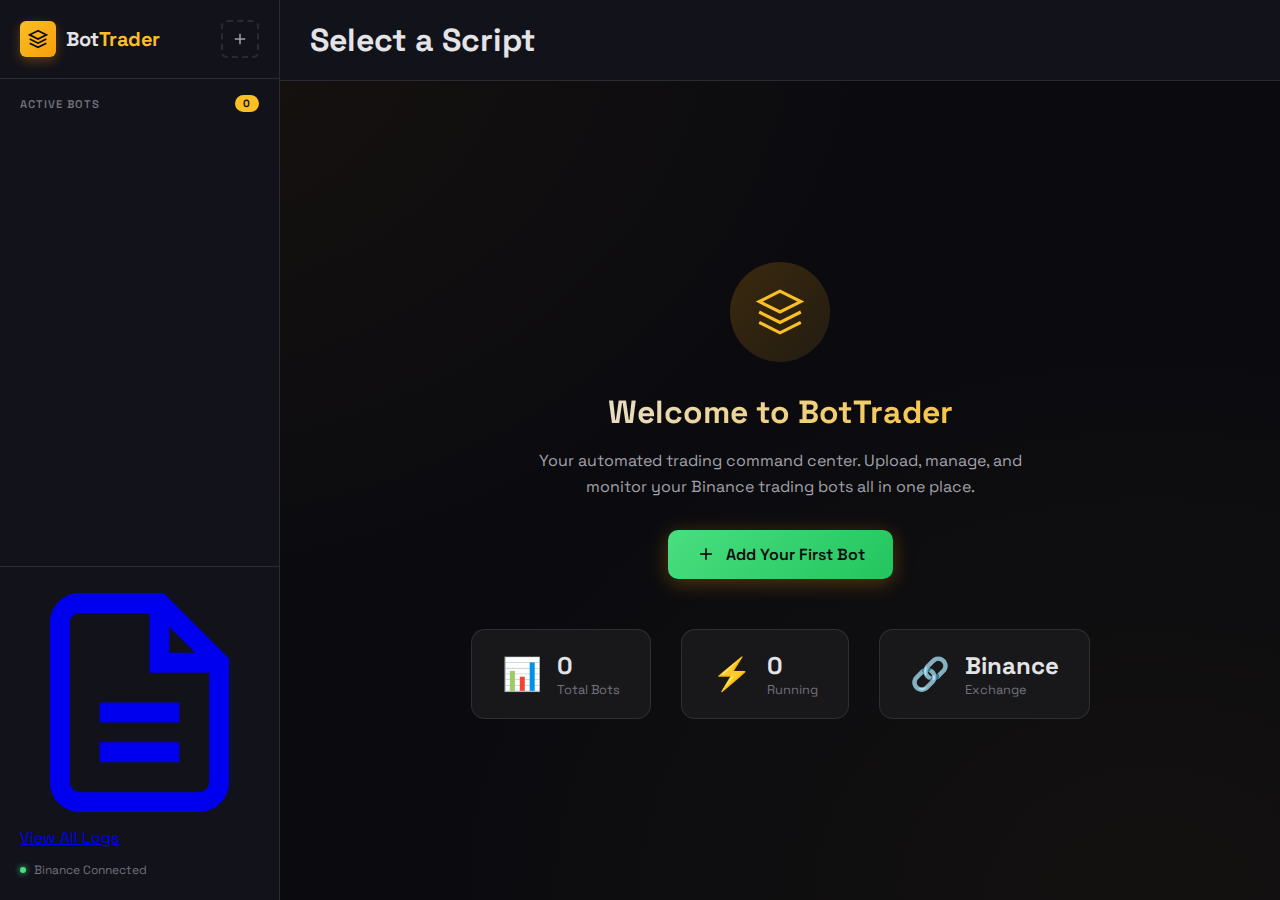
<file: templates/index.html>
<!DOCTYPE html>
<html lang="en">
<head>
    <meta charset="UTF-8">
    <meta name="viewport" content="width=device-width, initial-scale=1.0">
    <title>Trading Bot Manager</title>
    <link rel="stylesheet" href="/static/style.css">
    <link href="https://fonts.googleapis.com/css2?family=JetBrains+Mono:wght@400;500;600;700&family=Space+Grotesk:wght@400;500;600;700&display=swap" rel="stylesheet">
</head>
<body>
    <div class="app-container">
        <!-- Left Sidebar -->
        <aside class="sidebar">
            <div class="sidebar-header">
                <div class="logo">
                    <div class="logo-icon">
                        <svg viewBox="0 0 24 24" fill="none" stroke="currentColor" stroke-width="2">
                            <path d="M12 2L2 7l10 5 10-5-10-5zM2 17l10 5 10-5M2 12l10 5 10-5"/>
                        </svg>
                    </div>
                    <span class="logo-text">Bot<span class="accent">Trader</span></span>
                </div>
                <button class="add-script-btn" id="addScriptBtn" title="Add New Script">
                    <svg viewBox="0 0 24 24" fill="none" stroke="currentColor" stroke-width="2">
                        <line x1="12" y1="5" x2="12" y2="19"></line>
                        <line x1="5" y1="12" x2="19" y2="12"></line>
                    </svg>
                </button>
            </div>
            
            <div class="sidebar-section">
                <div class="section-title">
                    <span>Active Bots</span>
                    <span class="badge" id="runningCount">0</span>
                </div>
            </div>
            
            <div class="scripts-list" id="scriptsList">
                <!-- Scripts will be loaded here -->
            </div>
            
            <div class="sidebar-footer">
                <a href="/logs" class="logs-link">
                    <svg viewBox="0 0 24 24" fill="none" stroke="currentColor" stroke-width="2">
                        <path d="M14 2H6a2 2 0 0 0-2 2v16a2 2 0 0 0 2 2h12a2 2 0 0 0 2-2V8z"/>
                        <polyline points="14 2 14 8 20 8"/>
                        <line x1="16" y1="13" x2="8" y2="13"/>
                        <line x1="16" y1="17" x2="8" y2="17"/>
                    </svg>
                    <span>View All Logs</span>
                </a>
                <div class="status-indicator">
                    <span class="pulse"></span>
                    <span>Binance Connected</span>
                </div>
            </div>
        </aside>
        
        <!-- Main Content Area -->
        <main class="main-content">
            <!-- Header -->
            <header class="main-header">
                <div class="header-left">
                    <h1 id="currentScriptName">Select a Script</h1>
                    <span class="script-status" id="currentScriptStatus"></span>
                </div>
                <div class="header-actions" id="headerActions" style="display: none;">
                    <div class="auto-restart-toggle" id="autoRestartToggle" title="Auto-restart on server startup">
                        <label class="toggle-switch">
                            <input type="checkbox" id="autoRestartCheckbox">
                            <span class="toggle-slider"></span>
                        </label>
                        <span class="toggle-label">Auto-restart</span>
                    </div>
                    <button class="action-btn run-btn" id="runBtn" title="Run Script">
                        <svg viewBox="0 0 24 24" fill="currentColor">
                            <polygon points="5 3 19 12 5 21 5 3"/>
                        </svg>
                        <span>Run</span>
                    </button>
                    <button class="action-btn stop-btn" id="stopBtn" title="Stop Script" style="display: none;">
                        <svg viewBox="0 0 24 24" fill="currentColor">
                            <rect x="6" y="6" width="12" height="12" rx="2"/>
                        </svg>
                        <span>Stop</span>
                    </button>
                    <button class="action-btn save-btn" id="saveBtn" title="Save Changes">
                        <svg viewBox="0 0 24 24" fill="none" stroke="currentColor" stroke-width="2">
                            <path d="M19 21H5a2 2 0 0 1-2-2V5a2 2 0 0 1 2-2h11l5 5v11a2 2 0 0 1-2 2z"/>
                            <polyline points="17 21 17 13 7 13 7 21"/>
                            <polyline points="7 3 7 8 15 8"/>
                        </svg>
                        <span>Save</span>
                    </button>
                    <button class="action-btn delete-btn" id="deleteBtn" title="Delete Script">
                        <svg viewBox="0 0 24 24" fill="none" stroke="currentColor" stroke-width="2">
                            <polyline points="3 6 5 6 21 6"/>
                            <path d="M19 6v14a2 2 0 0 1-2 2H7a2 2 0 0 1-2-2V6m3 0V4a2 2 0 0 1 2-2h4a2 2 0 0 1 2 2v2"/>
                        </svg>
                        <span>Delete</span>
                    </button>
                </div>
            </header>
            
            <!-- Welcome Screen -->
            <div class="welcome-screen" id="welcomeScreen">
                <div class="welcome-content">
                    <div class="welcome-icon">
                        <svg viewBox="0 0 24 24" fill="none" stroke="currentColor" stroke-width="1.5">
                            <path d="M12 2L2 7l10 5 10-5-10-5zM2 17l10 5 10-5M2 12l10 5 10-5"/>
                        </svg>
                    </div>
                    <h2>Welcome to BotTrader</h2>
                    <p>Your automated trading command center. Upload, manage, and monitor your Binance trading bots all in one place.</p>
                    <button class="welcome-btn" onclick="document.getElementById('addScriptBtn').click()">
                        <svg viewBox="0 0 24 24" fill="none" stroke="currentColor" stroke-width="2">
                            <line x1="12" y1="5" x2="12" y2="19"></line>
                            <line x1="5" y1="12" x2="19" y2="12"></line>
                        </svg>
                        Add Your First Bot
                    </button>
                </div>
                <div class="welcome-stats">
                    <div class="stat-card">
                        <div class="stat-icon">📊</div>
                        <div class="stat-info">
                            <span class="stat-value" id="totalScripts">0</span>
                            <span class="stat-label">Total Bots</span>
                        </div>
                    </div>
                    <div class="stat-card">
                        <div class="stat-icon">⚡</div>
                        <div class="stat-info">
                            <span class="stat-value" id="activeScripts">0</span>
                            <span class="stat-label">Running</span>
                        </div>
                    </div>
                    <div class="stat-card">
                        <div class="stat-icon">🔗</div>
                        <div class="stat-info">
                            <span class="stat-value">Binance</span>
                            <span class="stat-label">Exchange</span>
                        </div>
                    </div>
                </div>
            </div>
            
            <!-- Editor Screen -->
            <div class="editor-screen" id="editorScreen" style="display: none;">
                <div class="editor-container">
                    <div class="editor-header">
                        <div class="editor-tabs">
                            <button class="tab active" data-tab="code">
                                <svg viewBox="0 0 24 24" fill="none" stroke="currentColor" stroke-width="2">
                                    <polyline points="16 18 22 12 16 6"/>
                                    <polyline points="8 6 2 12 8 18"/>
                                </svg>
                                Code
                            </button>
                            <button class="tab" data-tab="logs">
                                <svg viewBox="0 0 24 24" fill="none" stroke="currentColor" stroke-width="2">
                                    <path d="M14 2H6a2 2 0 0 0-2 2v16a2 2 0 0 0 2 2h12a2 2 0 0 0 2-2V8z"/>
                                    <polyline points="14 2 14 8 20 8"/>
                                    <line x1="16" y1="13" x2="8" y2="13"/>
                                    <line x1="16" y1="17" x2="8" y2="17"/>
                                </svg>
                                Logs
                            </button>
                        </div>
                        <div class="editor-info">
                            <span class="line-count" id="lineCount">0 lines</span>
                        </div>
                    </div>
                    <div class="editor-body">
                        <div class="code-panel active" id="codePanel">
                            <div class="line-numbers" id="lineNumbers"></div>
                            <textarea class="code-editor" id="codeEditor" spellcheck="false" placeholder="# Write your trading bot code here..."></textarea>
                        </div>
                        <div class="logs-panel" id="logsPanel">
                            <div class="logs-content" id="logsContent">
                                <div class="log-placeholder">
                                    <svg viewBox="0 0 24 24" fill="none" stroke="currentColor" stroke-width="1.5">
                                        <circle cx="12" cy="12" r="10"/>
                                        <polyline points="12 6 12 12 16 14"/>
                                    </svg>
                                    <p>Run the script to see logs here</p>
                                </div>
                            </div>
                        </div>
                    </div>
                </div>
            </div>
        </main>
    </div>
    
    <!-- Add Script Modal -->
    <div class="modal-overlay" id="addScriptModal">
        <div class="modal">
            <div class="modal-header">
                <h3>Add New Bot Script</h3>
                <button class="modal-close" id="closeModal">
                    <svg viewBox="0 0 24 24" fill="none" stroke="currentColor" stroke-width="2">
                        <line x1="18" y1="6" x2="6" y2="18"/>
                        <line x1="6" y1="6" x2="18" y2="18"/>
                    </svg>
                </button>
            </div>
            <div class="modal-body">
                <div class="form-group">
                    <label for="scriptName">Bot Name</label>
                    <input type="text" id="scriptName" placeholder="e.g., BTC Scalper Bot">
                </div>
                <div class="form-group">
                    <label for="scriptDescription">Description (optional)</label>
                    <input type="text" id="scriptDescription" placeholder="e.g., Scalps BTC/USDT on 1m timeframe">
                </div>
                <div class="form-group">
                    <label for="scriptContent">Python Code</label>
                    <textarea id="scriptContent" placeholder="# Paste your trading bot code here...
# Example:
from binance.client import Client

api_key = 'your_api_key'
api_secret = 'your_api_secret'

client = Client(api_key, api_secret)

# Your trading logic here..."></textarea>
                </div>
                <div class="form-group file-upload">
                    <label>Or upload a .py file</label>
                    <div class="file-drop-zone" id="fileDropZone">
                        <svg viewBox="0 0 24 24" fill="none" stroke="currentColor" stroke-width="2">
                            <path d="M21 15v4a2 2 0 0 1-2 2H5a2 2 0 0 1-2-2v-4"/>
                            <polyline points="17 8 12 3 7 8"/>
                            <line x1="12" y1="3" x2="12" y2="15"/>
                        </svg>
                        <p>Drop your .py file here or <span>browse</span></p>
                        <input type="file" id="fileInput" accept=".py" hidden>
                    </div>
                </div>
            </div>
            <div class="modal-footer">
                <button class="btn-secondary" id="cancelBtn">Cancel</button>
                <button class="btn-primary" id="submitScript">Add Bot</button>
            </div>
        </div>
    </div>
    
    <!-- Toast Notifications -->
    <div class="toast-container" id="toastContainer"></div>
    
    <script src="/static/script.js"></script>
</body>
</html>
</file>
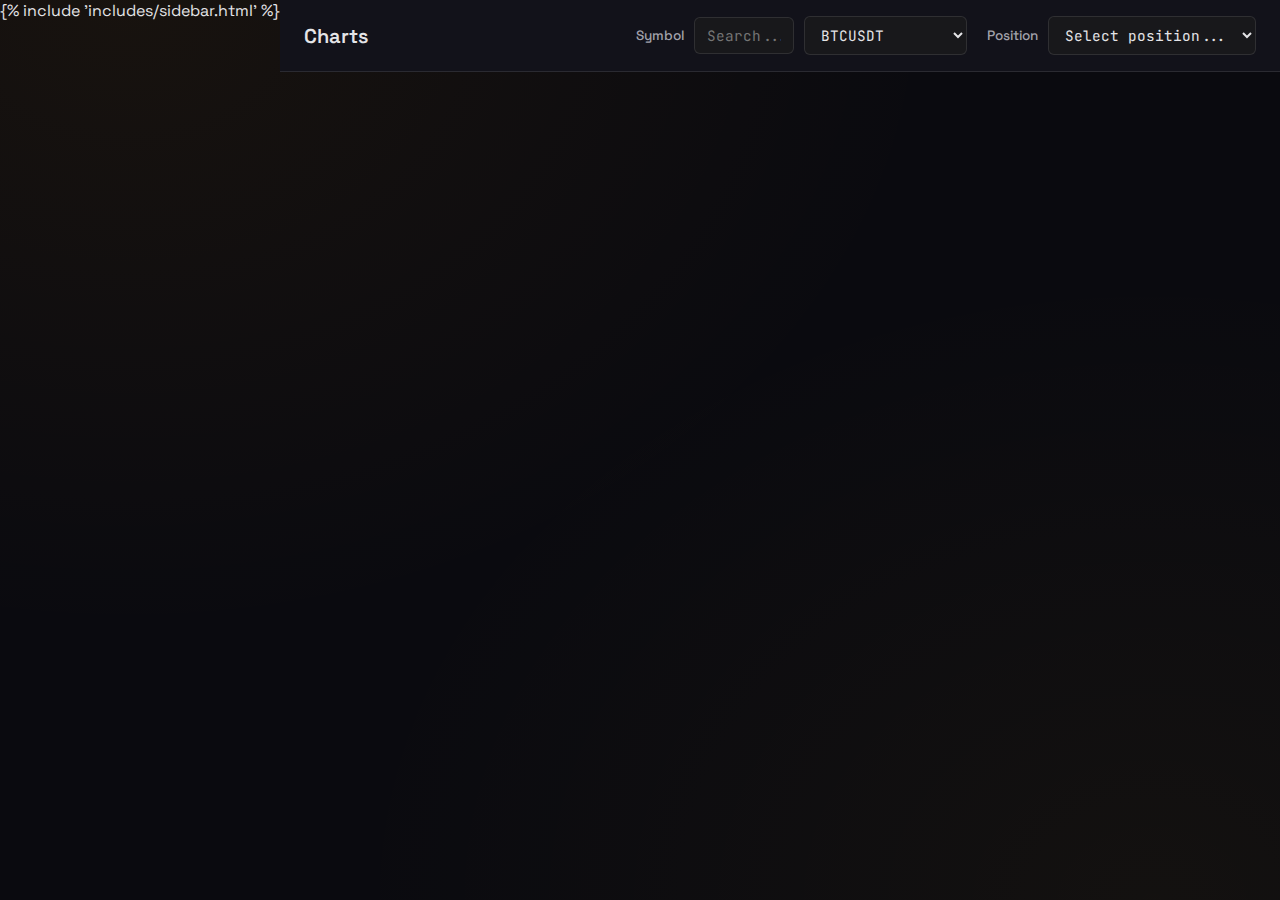
<file: templates/charts.html>
<!DOCTYPE html>
<html lang="en">
<head>
    <meta charset="UTF-8">
    <meta name="viewport" content="width=device-width, initial-scale=1.0">
    <title>Charts - Trading Bot Manager</title>
    <link rel="stylesheet" href="/static/style.css">
    <link rel="stylesheet" href="/static/charts.css">
    <link href="https://fonts.googleapis.com/css2?family=JetBrains+Mono:wght@400;500;600;700&family=Space+Grotesk:wght@400;500;600;700&display=swap" rel="stylesheet">
    <!-- PWA Support -->
    <link rel="manifest" href="/static/manifest.json">
    <meta name="theme-color" content="#fbbf24">
</head>
<body>
    <div class="app-container">
        {% include 'includes/sidebar.html' %}

        <main class="main-content charts-page">
            <!-- Header -->
            <header class="charts-header">
                <div class="header-left">
                    <h1>Charts</h1>
                </div>
                <div class="header-controls">
                    <div class="symbol-selector">
                        <label for="chartSymbol">Symbol</label>
                        <input type="text" id="chartSymbolSearch" placeholder="Search..." autocomplete="off">
                        <select id="chartSymbol">
                            <optgroup label="USDT Pairs">
                                <option value="BTCUSDT">BTCUSDT</option>
                                <option value="ETHUSDT">ETHUSDT</option>
                                <option value="SOLUSDT">SOLUSDT</option>
                                <option value="BNBUSDT">BNBUSDT</option>
                                <option value="XRPUSDT">XRPUSDT</option>
                                <option value="DOGEUSDT">DOGEUSDT</option>
                                <option value="ADAUSDT">ADAUSDT</option>
                                <option value="AVAXUSDT">AVAXUSDT</option>
                                <option value="LINKUSDT">LINKUSDT</option>
                                <option value="MATICUSDT">MATICUSDT</option>
                                <option value="DOTUSDT">DOTUSDT</option>
                                <option value="LTCUSDT">LTCUSDT</option>
                            </optgroup>
                            <optgroup label="USDC Pairs">
                                <option value="BTCUSDC">BTCUSDC</option>
                                <option value="ETHUSDC">ETHUSDC</option>
                                <option value="SOLUSDC">SOLUSDC</option>
                                <option value="BNBUSDC">BNBUSDC</option>
                                <option value="XRPUSDC">XRPUSDC</option>
                                <option value="DOGEUSDC">DOGEUSDC</option>
                                <option value="ADAUSDC">ADAUSDC</option>
                                <option value="AVAXUSDC">AVAXUSDC</option>
                                <option value="LINKUSDC">LINKUSDC</option>
                                <option value="MATICUSDC">MATICUSDC</option>
                                <option value="DOTUSDC">DOTUSDC</option>
                                <option value="LTCUSDC">LTCUSDC</option>
                            </optgroup>
                        </select>
                    </div>
                    <div class="position-selector" id="positionSelector">
                        <label>Position</label>
                        <select id="positionSelect">
                            <option value="">Select position...</option>
                        </select>
                    </div>
                </div>
            </header>

            <!-- Chart Container -->
            <div class="chart-wrapper">
                <div class="chart-container" id="tradingview_chart"></div>

                <!-- Position Overlay -->
                <div class="position-overlay" id="positionOverlay" style="display: none;">
                    <h4>Position Levels</h4>
                    <div class="position-level entry">
                        <span class="level-label">Entry</span>
                        <span class="level-value" id="overlayEntry">-</span>
                    </div>
                    <div class="position-level stop">
                        <span class="level-label">Stop Loss</span>
                        <span class="level-value" id="overlayStop">-</span>
                    </div>
                    <div class="position-level take-profit">
                        <span class="level-label">Take Profit</span>
                        <span class="level-value" id="overlayTP">-</span>
                    </div>
                    <div class="position-level pnl">
                        <span class="level-label">Unrealized P&L</span>
                        <span class="level-value" id="overlayPnl">-</span>
                    </div>
                </div>
            </div>
        </main>
    </div>

    <!-- Toast Container -->
    <div class="toast-container" id="toastContainer"></div>

    <!-- TradingView Widget -->
    <script type="text/javascript" src="https://s3.tradingview.com/tv.js"></script>
    <script src="/static/charts.js"></script>
    <script>
        // Mobile menu toggle
        const mobileMenuBtn = document.getElementById('mobileMenuBtn');
        const sidebar = document.querySelector('.sidebar');
        const mobileOverlay = document.getElementById('mobileOverlay');

        if (mobileMenuBtn && sidebar && mobileOverlay) {
            mobileMenuBtn.addEventListener('click', () => {
                sidebar.classList.toggle('open');
                mobileOverlay.classList.toggle('active');
            });

            mobileOverlay.addEventListener('click', () => {
                sidebar.classList.remove('open');
                mobileOverlay.classList.remove('active');
            });
        }
    </script>
</body>
</html>
</file>
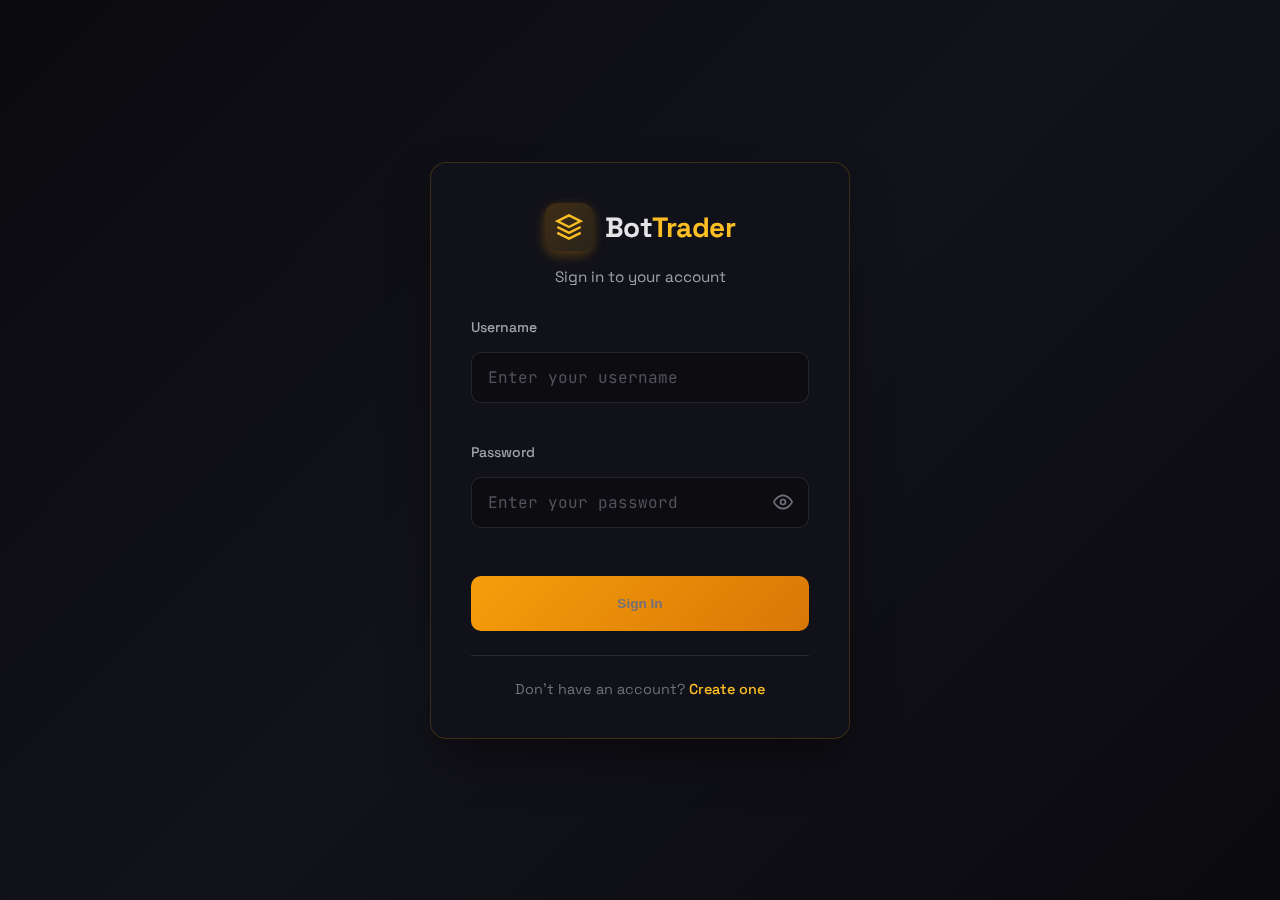
<file: templates/login.html>
<!DOCTYPE html>
<html lang="en">
<head>
    <meta charset="UTF-8">
    <meta name="viewport" content="width=device-width, initial-scale=1.0">
    <title>Login - Trading Bot Manager</title>
    <link rel="stylesheet" href="/static/style.css">
    <link rel="stylesheet" href="/static/auth.css">
    <link href="https://fonts.googleapis.com/css2?family=JetBrains+Mono:wght@400;500;600;700&family=Space+Grotesk:wght@400;500;600;700&display=swap" rel="stylesheet">
</head>
<body>
    <div class="auth-page">
        <div class="auth-container">
            <div class="auth-header">
                <div class="logo">
                    <div class="logo-icon">
                        <svg viewBox="0 0 24 24" fill="none" stroke="currentColor" stroke-width="2">
                            <path d="M12 2L2 7l10 5 10-5-10-5zM2 17l10 5 10-5M2 12l10 5 10-5"/>
                        </svg>
                    </div>
                    <span class="logo-text">Bot<span class="accent">Trader</span></span>
                </div>
                <p class="auth-subtitle">Sign in to your account</p>
            </div>

            <form class="auth-form" id="loginForm">
                <div class="form-group">
                    <label for="username">Username</label>
                    <input type="text" id="username" name="username" placeholder="Enter your username" required>
                </div>
                <div class="form-group">
                    <label for="password">Password</label>
                    <div class="password-input">
                        <input type="password" id="password" name="password" placeholder="Enter your password" required>
                        <button type="button" class="toggle-password" id="togglePassword">
                            <svg viewBox="0 0 24 24" fill="none" stroke="currentColor" stroke-width="2">
                                <path d="M1 12s4-8 11-8 11 8 11 8-4 8-11 8-11-8-11-8z"/>
                                <circle cx="12" cy="12" r="3"/>
                            </svg>
                        </button>
                    </div>
                </div>
                <button type="submit" class="auth-btn" id="loginBtn">
                    <span class="btn-text">Sign In</span>
                    <span class="btn-loading" style="display: none;">
                        <div class="btn-spinner"></div>
                        Signing in...
                    </span>
                </button>
            </form>

            <div class="auth-footer">
                <p>Don't have an account? <a href="/register">Create one</a></p>
            </div>
        </div>

        <div class="auth-error" id="authError" style="display: none;">
            <svg viewBox="0 0 24 24" fill="none" stroke="currentColor" stroke-width="2">
                <circle cx="12" cy="12" r="10"/>
                <line x1="15" y1="9" x2="9" y2="15"/>
                <line x1="9" y1="9" x2="15" y2="15"/>
            </svg>
            <span id="errorMessage">Invalid credentials</span>
        </div>
    </div>

    <script>
        document.getElementById('togglePassword').addEventListener('click', function() {
            const passwordInput = document.getElementById('password');
            passwordInput.type = passwordInput.type === 'password' ? 'text' : 'password';
        });

        document.getElementById('loginForm').addEventListener('submit', async function(e) {
            e.preventDefault();

            const btn = document.getElementById('loginBtn');
            const btnText = btn.querySelector('.btn-text');
            const btnLoading = btn.querySelector('.btn-loading');
            const errorDiv = document.getElementById('authError');

            btnText.style.display = 'none';
            btnLoading.style.display = 'flex';
            btn.disabled = true;
            errorDiv.style.display = 'none';

            const username = document.getElementById('username').value;
            const password = document.getElementById('password').value;

            try {
                const response = await fetch('/api/auth/login', {
                    method: 'POST',
                    headers: { 'Content-Type': 'application/json' },
                    body: JSON.stringify({ username, password })
                });

                const data = await response.json();

                if (response.ok) {
                    window.location.href = '/';
                } else {
                    document.getElementById('errorMessage').textContent = data.error || 'Invalid credentials';
                    errorDiv.style.display = 'flex';
                }
            } catch (error) {
                document.getElementById('errorMessage').textContent = 'Connection error';
                errorDiv.style.display = 'flex';
            } finally {
                btnText.style.display = 'inline';
                btnLoading.style.display = 'none';
                btn.disabled = false;
            }
        });
    </script>
</body>
</html>
</file>
<file: static/style.css>
/* ========================================
   Trading Bot Manager - Styles
   A sleek, dark-themed trading dashboard
======================================== */

:root {
    /* Core Colors - Consistent dark theme */
    --bg-primary: #0a0a0f;
    --bg-secondary: #12121a;
    --bg-tertiary: #18181b;
    --bg-elevated: #1e1e24;
    --bg-hover: #27272a;

    /* Accent Colors - Orange/Amber theme */
    --accent-primary: #fbbf24;
    --accent-secondary: #f59e0b;
    --accent-glow: rgba(245, 158, 11, 0.3);

    /* Status Colors */
    --status-running: #4ade80;
    --status-stopped: #6b7280;
    --status-error: #ef4444;
    --status-warning: #f59e0b;

    /* Action Colors */
    --btn-run: linear-gradient(135deg, #4ade80 0%, #22c55e 100%);
    --btn-stop: linear-gradient(135deg, #ef4444 0%, #dc2626 100%);
    --btn-save: linear-gradient(135deg, #3b82f6 0%, #2563eb 100%);
    --btn-delete: linear-gradient(135deg, #6b7280 0%, #4b5563 100%);

    /* Text Colors */
    --text-primary: #e4e4e7;
    --text-secondary: #a1a1aa;
    --text-muted: #71717a;

    /* Border Colors */
    --border-primary: rgba(255, 255, 255, 0.1);
    --border-accent: rgba(245, 158, 11, 0.3);
    
    /* Spacing */
    --sidebar-width: 280px;
    
    /* Typography */
    --font-primary: 'Space Grotesk', -apple-system, BlinkMacSystemFont, sans-serif;
    --font-mono: 'JetBrains Mono', 'Fira Code', monospace;
    
    /* Transitions */
    --transition-fast: 0.15s ease;
    --transition-normal: 0.25s ease;
    
    /* Border Radius */
    --radius-sm: 6px;
    --radius-md: 10px;
    --radius-lg: 14px;
}

* {
    margin: 0;
    padding: 0;
    box-sizing: border-box;
}

body {
    font-family: var(--font-primary);
    background: var(--bg-primary);
    color: var(--text-primary);
    min-height: 100vh;
    overflow-x: hidden;
}

/* Allow scrolling on mobile */
@media (max-width: 768px) {
    body {
        overflow-y: auto;
        -webkit-overflow-scrolling: touch;
    }
}

/* ========== App Container ========== */
.app-container {
    display: flex;
    min-height: 100vh;
    background:
        radial-gradient(ellipse at 10% 0%, rgba(245, 158, 11, 0.06) 0%, transparent 50%),
        radial-gradient(ellipse at 90% 100%, rgba(251, 191, 36, 0.04) 0%, transparent 50%),
        var(--bg-primary);
}

@media (max-width: 768px) {
    .app-container {
        flex-direction: column;
        height: auto;
    }
}

/* ========== Sidebar ========== */
.sidebar {
    width: var(--sidebar-width);
    background: var(--bg-secondary);
    border-right: 1px solid var(--border-primary);
    display: flex;
    flex-direction: column;
    position: relative;
    z-index: 10;
}

.sidebar-header {
    padding: 20px;
    display: flex;
    justify-content: space-between;
    align-items: center;
    border-bottom: 1px solid var(--border-primary);
}

.logo {
    display: flex;
    align-items: center;
    gap: 10px;
    text-decoration: none;
    color: inherit;
}

.logo:hover {
    opacity: 0.9;
}

.logo-icon {
    width: 36px;
    height: 36px;
    background: linear-gradient(135deg, var(--accent-primary) 0%, var(--accent-secondary) 100%);
    border-radius: var(--radius-sm);
    display: flex;
    align-items: center;
    justify-content: center;
    box-shadow: 0 4px 12px var(--accent-glow);
}

.logo-icon svg {
    width: 20px;
    height: 20px;
    color: var(--bg-primary);
}

.logo-text {
    font-size: 1.25rem;
    font-weight: 700;
    letter-spacing: -0.5px;
}

.logo-text .accent {
    color: var(--accent-primary);
}

.add-script-btn {
    width: 38px;
    height: 38px;
    border-radius: var(--radius-sm);
    border: 2px dashed var(--border-primary);
    background: transparent;
    color: var(--text-secondary);
    cursor: pointer;
    display: flex;
    align-items: center;
    justify-content: center;
    transition: all var(--transition-fast);
}

.add-script-btn:hover {
    border-color: var(--accent-primary);
    color: var(--accent-primary);
    background: rgba(245, 158, 11, 0.1);
}

.add-script-btn svg {
    width: 18px;
    height: 18px;
}

.sidebar-section {
    padding: 16px 20px 8px;
}

.section-title {
    font-size: 0.7rem;
    font-weight: 600;
    text-transform: uppercase;
    letter-spacing: 1px;
    color: var(--text-muted);
    display: flex;
    justify-content: space-between;
    align-items: center;
}

/* Sidebar Navigation */
.sidebar-nav {
    flex: 1;
    display: flex;
    flex-direction: column;
    padding: 16px 12px;
    gap: 4px;
}

.nav-item {
    display: flex;
    align-items: center;
    gap: 12px;
    padding: 12px 16px;
    border-radius: var(--radius-md);
    color: var(--text-secondary);
    text-decoration: none;
    font-size: 0.9rem;
    font-weight: 500;
    transition: all var(--transition-fast);
    border: 1px solid transparent;
}

.nav-item:hover {
    background: var(--bg-hover);
    color: var(--text-primary);
}

.nav-item.active {
    background: var(--bg-elevated);
    color: var(--accent-primary);
    border-color: var(--border-accent);
}

.nav-item svg {
    width: 20px;
    height: 20px;
    flex-shrink: 0;
}

.badge {
    background: var(--accent-primary);
    color: var(--bg-primary);
    font-size: 0.65rem;
    font-weight: 700;
    padding: 2px 8px;
    border-radius: 50px;
}

.scripts-list {
    flex: 1;
    overflow-y: auto;
    padding: 8px 12px;
}

.scripts-list::-webkit-scrollbar {
    width: 4px;
}

.scripts-list::-webkit-scrollbar-track {
    background: transparent;
}

.scripts-list::-webkit-scrollbar-thumb {
    background: var(--border-primary);
    border-radius: 4px;
}

.script-item {
    padding: 12px 14px;
    border-radius: var(--radius-md);
    cursor: pointer;
    margin-bottom: 4px;
    transition: all var(--transition-fast);
    border: 1px solid transparent;
}

.script-item:hover {
    background: var(--bg-hover);
}

.script-item.active {
    background: var(--bg-elevated);
    border-color: var(--border-accent);
}

.script-item-header {
    display: flex;
    justify-content: space-between;
    align-items: center;
    margin-bottom: 4px;
}

.script-name {
    font-size: 0.9rem;
    font-weight: 500;
    color: var(--text-primary);
    white-space: nowrap;
    overflow: hidden;
    text-overflow: ellipsis;
    max-width: 160px;
}

.script-status-badge {
    display: flex;
    align-items: center;
    gap: 6px;
    font-size: 0.7rem;
    font-weight: 600;
    text-transform: uppercase;
    letter-spacing: 0.5px;
}

.script-status-badge.running {
    color: var(--status-running);
}

.script-status-badge.stopped {
    color: var(--text-muted);
}

.status-dot {
    width: 8px;
    height: 8px;
    border-radius: 50%;
    background: currentColor;
}

.running .status-dot {
    animation: pulse 1.5s ease-in-out infinite;
}

@keyframes pulse {
    0%, 100% { opacity: 1; transform: scale(1); }
    50% { opacity: 0.5; transform: scale(0.85); }
}

.script-meta {
    font-size: 0.75rem;
    color: var(--text-muted);
}

.sidebar-footer {
    padding: 16px 20px;
    border-top: 1px solid var(--border-primary);
    display: flex;
    flex-direction: column;
    gap: 8px;
}

.footer-link {
    display: flex;
    align-items: center;
    gap: 10px;
    padding: 10px 14px;
    background: var(--bg-tertiary);
    border: 1px solid var(--border-primary);
    border-radius: var(--radius-sm);
    color: var(--text-secondary);
    text-decoration: none;
    font-size: 0.85rem;
    font-weight: 500;
    transition: all var(--transition-fast);
}

.footer-link:hover {
    background: var(--bg-hover);
    border-color: var(--accent-primary);
    color: var(--accent-primary);
}

.footer-link svg {
    width: 18px;
    height: 18px;
}

.status-indicator {
    display: flex;
    align-items: center;
    gap: 8px;
    font-size: 0.75rem;
    color: var(--text-muted);
    padding: 6px 0;
}

.pulse {
    width: 6px;
    height: 6px;
    background: var(--status-running);
    border-radius: 50%;
    animation: pulse 2s ease-in-out infinite;
    box-shadow: 0 0 6px var(--status-running);
}

/* User Menu Dropdown */
.user-menu {
    position: relative;
    display: flex;
    justify-content: flex-end;
    margin-top: 4px;
}

.user-avatar {
    width: 40px;
    height: 40px;
    border-radius: 50%;
    background: linear-gradient(135deg, var(--accent-primary), var(--accent-secondary));
    border: none;
    cursor: pointer;
    display: flex;
    align-items: center;
    justify-content: center;
    transition: all var(--transition-fast);
    box-shadow: 0 2px 8px var(--accent-glow);
}

.user-avatar:hover {
    transform: scale(1.05);
    box-shadow: 0 4px 12px var(--accent-glow);
}

.user-avatar svg {
    width: 20px;
    height: 20px;
    color: var(--bg-primary);
}

.user-dropdown {
    position: absolute;
    bottom: 50px;
    right: 0;
    background: var(--bg-elevated);
    border: 1px solid var(--border-primary);
    border-radius: var(--radius-md);
    min-width: 160px;
    padding: 8px;
    opacity: 0;
    visibility: hidden;
    transform: translateY(10px);
    transition: all var(--transition-fast);
    z-index: 100;
    box-shadow: 0 8px 24px rgba(0, 0, 0, 0.4);
}

.user-dropdown.active {
    opacity: 1;
    visibility: visible;
    transform: translateY(0);
}

.dropdown-item {
    display: flex;
    align-items: center;
    gap: 10px;
    padding: 10px 12px;
    border-radius: var(--radius-sm);
    color: var(--text-secondary);
    text-decoration: none;
    font-size: 0.85rem;
    font-weight: 500;
    transition: all var(--transition-fast);
}

.dropdown-item:hover {
    background: var(--bg-hover);
    color: var(--text-primary);
}

.dropdown-item svg {
    width: 16px;
    height: 16px;
}

.dropdown-item.logout {
    color: #f87171;
}

.dropdown-item.logout:hover {
    background: rgba(239, 68, 68, 0.1);
}

/* ========== Main Content ========== */
.main-content {
    flex: 1;
    display: flex;
    flex-direction: column;
    overflow-x: hidden;
    overflow-y: auto;
}

@media (max-width: 768px) {
    .main-content {
        min-height: calc(100vh - 70px);
        overflow: visible;
    }
}

.main-header {
    padding: 20px 30px;
    display: flex;
    justify-content: space-between;
    align-items: center;
    border-bottom: 1px solid var(--border-primary);
    background: var(--bg-secondary);
}

.header-left {
    display: flex;
    align-items: center;
    gap: 16px;
}

.add-bot-btn {
    display: flex;
    align-items: center;
    gap: 8px;
    padding: 10px 16px;
    background: linear-gradient(135deg, var(--accent-primary), var(--accent-secondary));
    border: none;
    border-radius: var(--radius-sm);
    color: var(--bg-primary);
    font-family: var(--font-primary);
    font-size: 0.85rem;
    font-weight: 600;
    cursor: pointer;
    transition: all var(--transition-fast);
    box-shadow: 0 4px 12px var(--accent-glow);
}

.add-bot-btn:hover {
    transform: translateY(-2px);
    box-shadow: 0 6px 20px var(--accent-glow);
}

.add-bot-btn svg {
    width: 16px;
    height: 16px;
}

.header-title h1 {
    font-size: 1.5rem;
    font-weight: 600;
    margin-bottom: 4px;
}

.script-status {
    font-size: 0.8rem;
    color: var(--text-muted);
}

.script-status.running {
    color: var(--status-running);
}

.header-actions {
    display: flex;
    gap: 10px;
}

.action-btn {
    display: flex;
    align-items: center;
    gap: 8px;
    padding: 10px 18px;
    border-radius: var(--radius-sm);
    border: none;
    font-family: var(--font-primary);
    font-size: 0.85rem;
    font-weight: 600;
    cursor: pointer;
    transition: all var(--transition-fast);
    color: white;
}

.action-btn svg {
    width: 16px;
    height: 16px;
}

.run-btn {
    background: var(--btn-run);
    box-shadow: 0 4px 12px var(--accent-glow);
}

.run-btn:hover {
    transform: translateY(-2px);
    box-shadow: 0 6px 20px var(--accent-glow);
}

.stop-btn {
    background: var(--btn-stop);
    box-shadow: 0 4px 12px rgba(239, 68, 68, 0.3);
}

.stop-btn:hover {
    transform: translateY(-2px);
    box-shadow: 0 6px 20px rgba(239, 68, 68, 0.4);
}

.save-btn {
    background: var(--btn-save);
    box-shadow: 0 4px 12px rgba(59, 130, 246, 0.3);
}

.save-btn:hover {
    transform: translateY(-2px);
    box-shadow: 0 6px 20px rgba(59, 130, 246, 0.4);
}

.delete-btn {
    background: var(--btn-delete);
}

.delete-btn:hover {
    background: var(--btn-stop);
    transform: translateY(-2px);
}

/* ========== Auto-Restart Toggle ========== */
.auto-restart-toggle {
    display: flex;
    align-items: center;
    gap: 10px;
    padding: 8px 16px;
    background: var(--bg-tertiary);
    border: 1px solid var(--border-primary);
    border-radius: var(--radius-sm);
    margin-right: 10px;
}

.toggle-label {
    font-size: 0.8rem;
    font-weight: 500;
    color: var(--text-secondary);
    white-space: nowrap;
}

.toggle-switch {
    position: relative;
    display: inline-block;
    width: 44px;
    height: 24px;
}

.toggle-switch input {
    opacity: 0;
    width: 0;
    height: 0;
}

.toggle-slider {
    position: absolute;
    cursor: pointer;
    top: 0;
    left: 0;
    right: 0;
    bottom: 0;
    background: var(--bg-hover);
    border: 1px solid var(--border-primary);
    border-radius: 24px;
    transition: all var(--transition-fast);
}

.toggle-slider:before {
    position: absolute;
    content: "";
    height: 18px;
    width: 18px;
    left: 2px;
    bottom: 2px;
    background: var(--text-muted);
    border-radius: 50%;
    transition: all var(--transition-fast);
}

.toggle-switch input:checked + .toggle-slider {
    background: var(--accent-primary);
    border-color: var(--accent-primary);
}

.toggle-switch input:checked + .toggle-slider:before {
    background: var(--bg-primary);
    transform: translateX(20px);
}

.toggle-switch input:focus + .toggle-slider {
    box-shadow: 0 0 0 2px var(--accent-glow);
}

.auto-restart-toggle:hover {
    border-color: var(--accent-primary);
}

.auto-restart-toggle:hover .toggle-label {
    color: var(--text-primary);
}

/* ========== Welcome Screen ========== */
.welcome-screen {
    flex: 1;
    display: flex;
    flex-direction: column;
    align-items: center;
    justify-content: center;
    padding: 40px;
}

.welcome-content {
    text-align: center;
    max-width: 500px;
    margin-bottom: 50px;
}

.welcome-icon {
    width: 100px;
    height: 100px;
    margin: 0 auto 30px;
    background: linear-gradient(135deg, rgba(245, 158, 11, 0.2) 0%, rgba(251, 191, 36, 0.1) 100%);
    border-radius: 50%;
    display: flex;
    align-items: center;
    justify-content: center;
    animation: float 3s ease-in-out infinite;
}

@keyframes float {
    0%, 100% { transform: translateY(0); }
    50% { transform: translateY(-10px); }
}

.welcome-icon svg {
    width: 50px;
    height: 50px;
    color: var(--accent-primary);
}

.welcome-content h2 {
    font-size: 2rem;
    font-weight: 700;
    margin-bottom: 16px;
    background: linear-gradient(135deg, var(--text-primary) 0%, var(--accent-primary) 100%);
    -webkit-background-clip: text;
    -webkit-text-fill-color: transparent;
    background-clip: text;
}

.welcome-content p {
    font-size: 1rem;
    color: var(--text-secondary);
    line-height: 1.6;
    margin-bottom: 30px;
}

.welcome-btn {
    display: inline-flex;
    align-items: center;
    gap: 10px;
    padding: 14px 28px;
    background: var(--btn-run);
    border: none;
    border-radius: var(--radius-md);
    color: var(--bg-primary);
    font-family: var(--font-primary);
    font-size: 1rem;
    font-weight: 600;
    cursor: pointer;
    transition: all var(--transition-fast);
    box-shadow: 0 4px 20px var(--accent-glow);
}

.welcome-btn:hover {
    transform: translateY(-3px);
    box-shadow: 0 8px 30px var(--accent-glow);
}

.welcome-btn svg {
    width: 20px;
    height: 20px;
}

.welcome-stats {
    display: flex;
    gap: 30px;
}

.stat-card {
    display: flex;
    align-items: center;
    gap: 15px;
    padding: 20px 30px;
    background: var(--bg-tertiary);
    border: 1px solid var(--border-primary);
    border-radius: var(--radius-lg);
    min-width: 160px;
}

.stat-icon {
    font-size: 2rem;
}

.stat-info {
    display: flex;
    flex-direction: column;
}

.stat-value {
    font-size: 1.5rem;
    font-weight: 700;
    color: var(--text-primary);
}

.stat-label {
    font-size: 0.8rem;
    color: var(--text-muted);
}

/* ========== Editor Screen ========== */
.editor-screen {
    flex: 1;
    display: flex;
    flex-direction: column;
    overflow: hidden;
}

@media (max-width: 768px) {
    .editor-screen {
        overflow: visible;
        flex: none;
        min-height: 500px;
    }
}

.editor-container {
    flex: 1;
    display: flex;
    flex-direction: column;
    margin: 20px 30px 30px;
    background: var(--bg-tertiary);
    border: 1px solid var(--border-primary);
    border-radius: var(--radius-lg);
    overflow: hidden;
}

.editor-header {
    display: flex;
    justify-content: space-between;
    align-items: center;
    padding: 0 20px;
    background: var(--bg-elevated);
    border-bottom: 1px solid var(--border-primary);
}

.editor-tabs {
    display: flex;
}

.tab {
    display: flex;
    align-items: center;
    gap: 8px;
    padding: 14px 20px;
    background: transparent;
    border: none;
    border-bottom: 2px solid transparent;
    color: var(--text-muted);
    font-family: var(--font-primary);
    font-size: 0.85rem;
    font-weight: 500;
    cursor: pointer;
    transition: all var(--transition-fast);
}

.tab:hover {
    color: var(--text-secondary);
}

.tab.active {
    color: var(--accent-primary);
    border-bottom-color: var(--accent-primary);
}

.tab svg {
    width: 16px;
    height: 16px;
}

.editor-info {
    font-size: 0.8rem;
    color: var(--text-muted);
}

.editor-body {
    flex: 1;
    position: relative;
    overflow: hidden;
}

@media (max-width: 768px) {
    .editor-body {
        overflow: visible;
        min-height: 400px;
    }
}

.code-panel,
.logs-panel {
    position: absolute;
    top: 0;
    left: 0;
    right: 0;
    bottom: 0;
    display: none;
}

.code-panel.active,
.logs-panel.active {
    display: flex;
}

@media (max-width: 768px) {
    .code-panel,
    .logs-panel {
        position: relative;
    }
}

.line-numbers {
    min-width: 50px;
    padding: 20px 10px;
    background: var(--bg-elevated);
    border-right: 1px solid var(--border-primary);
    font-family: var(--font-mono);
    font-size: 0.85rem;
    line-height: 1.6;
    color: var(--text-muted);
    text-align: right;
    user-select: none;
    overflow: hidden;
}

.code-editor {
    flex: 1;
    padding: 20px;
    background: transparent;
    border: none;
    outline: none;
    resize: none;
    font-family: var(--font-mono);
    font-size: 0.85rem;
    line-height: 1.6;
    color: var(--text-primary);
    tab-size: 4;
    overflow-y: auto;
    -webkit-overflow-scrolling: touch;
}

.code-editor::placeholder {
    color: var(--text-muted);
}

.logs-panel {
    flex-direction: column;
    background: var(--bg-primary);
}

.logs-content {
    flex: 1;
    padding: 20px;
    overflow-y: auto;
    font-family: var(--font-mono);
    font-size: 0.8rem;
    line-height: 1.8;
    scroll-behavior: smooth;
}

.log-line {
    color: var(--text-secondary);
    padding: 2px 0;
    transition: background var(--transition-fast);
}

.log-line:hover {
    background: var(--bg-hover);
}

/* New log entry animation */
.log-line-new {
    animation: logFadeIn 0.4s ease-out;
    background: rgba(245, 158, 11, 0.08);
}

@keyframes logFadeIn {
    from {
        opacity: 0;
        transform: translateX(-10px);
    }
    to {
        opacity: 1;
        transform: translateX(0);
    }
}

.log-placeholder {
    display: flex;
    flex-direction: column;
    align-items: center;
    justify-content: center;
    height: 100%;
    color: var(--text-muted);
}

.log-placeholder svg {
    width: 50px;
    height: 50px;
    margin-bottom: 15px;
    opacity: 0.5;
}

.log-placeholder p {
    font-size: 0.9rem;
}

/* ========== Modal ========== */
.modal-overlay {
    position: fixed;
    top: 0;
    left: 0;
    right: 0;
    bottom: 0;
    background: rgba(0, 0, 0, 0.7);
    backdrop-filter: blur(4px);
    display: none;
    align-items: center;
    justify-content: center;
    z-index: 100;
}

.modal-overlay.active {
    display: flex;
}

.modal {
    width: 90%;
    max-width: 600px;
    max-height: 90vh;
    background: var(--bg-secondary);
    border: 1px solid var(--border-primary);
    border-radius: var(--radius-lg);
    overflow: hidden;
    animation: modalIn 0.25s ease;
}

@keyframes modalIn {
    from {
        opacity: 0;
        transform: translateY(-20px) scale(0.95);
    }
    to {
        opacity: 1;
        transform: translateY(0) scale(1);
    }
}

.modal-header {
    display: flex;
    justify-content: space-between;
    align-items: center;
    padding: 20px 24px;
    border-bottom: 1px solid var(--border-primary);
}

.modal-header h3 {
    font-size: 1.2rem;
    font-weight: 600;
}

.modal-close {
    width: 32px;
    height: 32px;
    border-radius: var(--radius-sm);
    border: none;
    background: transparent;
    color: var(--text-muted);
    cursor: pointer;
    display: flex;
    align-items: center;
    justify-content: center;
    transition: all var(--transition-fast);
}

.modal-close:hover {
    background: var(--bg-hover);
    color: var(--text-primary);
}

.modal-close svg {
    width: 18px;
    height: 18px;
}

.modal-body {
    padding: 24px;
    max-height: 60vh;
    overflow-y: auto;
}

.form-group {
    margin-bottom: 20px;
}

.form-group label {
    display: block;
    font-size: 0.85rem;
    font-weight: 500;
    color: var(--text-secondary);
    margin-bottom: 8px;
}

.form-group input {
    width: 100%;
    padding: 12px 16px;
    background: var(--bg-tertiary);
    border: 1px solid var(--border-primary);
    border-radius: var(--radius-sm);
    font-family: var(--font-primary);
    font-size: 0.9rem;
    color: var(--text-primary);
    outline: none;
    transition: border-color var(--transition-fast);
}

.form-group input:focus {
    border-color: var(--accent-primary);
}

.form-group input::placeholder {
    color: var(--text-muted);
}

.form-group textarea {
    width: 100%;
    height: 200px;
    padding: 16px;
    background: var(--bg-tertiary);
    border: 1px solid var(--border-primary);
    border-radius: var(--radius-sm);
    font-family: var(--font-mono);
    font-size: 0.85rem;
    line-height: 1.5;
    color: var(--text-primary);
    outline: none;
    resize: vertical;
    transition: border-color var(--transition-fast);
}

.form-group textarea:focus {
    border-color: var(--accent-primary);
}

.form-group textarea::placeholder {
    color: var(--text-muted);
}

.file-drop-zone {
    border: 2px dashed var(--border-primary);
    border-radius: var(--radius-md);
    padding: 30px;
    text-align: center;
    cursor: pointer;
    transition: all var(--transition-fast);
}

.file-drop-zone:hover {
    border-color: var(--accent-primary);
    background: rgba(245, 158, 11, 0.05);
}

.file-drop-zone.dragover {
    border-color: var(--accent-primary);
    background: rgba(245, 158, 11, 0.1);
}

.file-drop-zone svg {
    width: 40px;
    height: 40px;
    color: var(--text-muted);
    margin-bottom: 10px;
}

.file-drop-zone p {
    font-size: 0.9rem;
    color: var(--text-muted);
}

.file-drop-zone span {
    color: var(--accent-primary);
    text-decoration: underline;
}

.modal-footer {
    display: flex;
    justify-content: flex-end;
    gap: 12px;
    padding: 20px 24px;
    border-top: 1px solid var(--border-primary);
    background: var(--bg-tertiary);
}

.btn-secondary {
    padding: 12px 24px;
    background: transparent;
    border: 1px solid var(--border-primary);
    border-radius: var(--radius-sm);
    font-family: var(--font-primary);
    font-size: 0.9rem;
    font-weight: 500;
    color: var(--text-secondary);
    cursor: pointer;
    transition: all var(--transition-fast);
}

.btn-secondary:hover {
    background: var(--bg-hover);
    color: var(--text-primary);
}

.btn-primary {
    padding: 12px 24px;
    background: var(--btn-run);
    border: none;
    border-radius: var(--radius-sm);
    font-family: var(--font-primary);
    font-size: 0.9rem;
    font-weight: 600;
    color: var(--bg-primary);
    cursor: pointer;
    transition: all var(--transition-fast);
    box-shadow: 0 4px 12px var(--accent-glow);
}

.btn-primary:hover {
    transform: translateY(-2px);
    box-shadow: 0 6px 20px var(--accent-glow);
}

.btn-danger {
    padding: 12px 24px;
    background: rgba(239, 68, 68, 0.2);
    border: 1px solid rgba(239, 68, 68, 0.3);
    border-radius: var(--radius-sm);
    font-family: var(--font-primary);
    font-size: 0.9rem;
    font-weight: 500;
    color: #f87171;
    cursor: pointer;
    transition: all var(--transition-fast);
}

.btn-danger:hover {
    background: rgba(239, 68, 68, 0.3);
    border-color: rgba(239, 68, 68, 0.5);
}

.warning-icon {
    width: 60px;
    height: 60px;
    background: rgba(239, 68, 68, 0.1);
    border-radius: 50%;
    display: flex;
    align-items: center;
    justify-content: center;
    margin: 0 auto 1rem;
}

.warning-icon svg {
    width: 30px;
    height: 30px;
    color: #f87171;
}

.warning-text {
    color: var(--text-muted);
    font-size: 0.85rem;
}

.info-icon {
    width: 60px;
    height: 60px;
    background: rgba(245, 158, 11, 0.1);
    border-radius: 50%;
    display: flex;
    align-items: center;
    justify-content: center;
    margin: 0 auto 1rem;
}

.info-icon svg {
    width: 30px;
    height: 30px;
    color: var(--accent-primary);
}

.info-text {
    color: var(--text-muted);
    font-size: 0.85rem;
}

.modal-small {
    max-width: 400px;
}

.modal-body p {
    color: var(--text-secondary);
    text-align: center;
    margin: 0 0 0.5rem;
    line-height: 1.5;
}

/* ========== Toast Notifications ========== */
.toast-container {
    position: fixed;
    bottom: 20px;
    right: 20px;
    display: flex;
    flex-direction: column;
    gap: 10px;
    z-index: 200;
}

.toast {
    display: flex;
    align-items: center;
    gap: 12px;
    padding: 14px 20px;
    background: var(--bg-elevated);
    border: 1px solid var(--border-primary);
    border-radius: var(--radius-md);
    box-shadow: 0 10px 40px rgba(0, 0, 0, 0.4);
    animation: toastIn 0.3s ease;
    min-width: 280px;
}

@keyframes toastIn {
    from {
        opacity: 0;
        transform: translateX(50px);
    }
    to {
        opacity: 1;
        transform: translateX(0);
    }
}

.toast.success {
    border-left: 3px solid var(--status-running);
}

.toast.error {
    border-left: 3px solid var(--status-error);
}

.toast.info {
    border-left: 3px solid #3b82f6;
}

.toast-icon {
    width: 20px;
    height: 20px;
    flex-shrink: 0;
}

.toast.success .toast-icon {
    color: var(--status-running);
}

.toast.error .toast-icon {
    color: var(--status-error);
}

.toast.info .toast-icon {
    color: #3b82f6;
}

.toast-message {
    flex: 1;
    font-size: 0.9rem;
    color: var(--text-primary);
}

/* ========== Empty State ========== */
.empty-scripts {
    display: flex;
    flex-direction: column;
    align-items: center;
    justify-content: center;
    padding: 40px 20px;
    text-align: center;
}

.empty-scripts svg {
    width: 48px;
    height: 48px;
    color: var(--text-muted);
    opacity: 0.5;
    margin-bottom: 15px;
}

.empty-scripts p {
    font-size: 0.85rem;
    color: var(--text-muted);
}

/* ========== Scrollbar for modal ========== */
.modal-body::-webkit-scrollbar,
.logs-content::-webkit-scrollbar {
    width: 6px;
}

.modal-body::-webkit-scrollbar-track,
.logs-content::-webkit-scrollbar-track {
    background: transparent;
}

.modal-body::-webkit-scrollbar-thumb,
.logs-content::-webkit-scrollbar-thumb {
    background: var(--border-primary);
    border-radius: 4px;
}

/* ========== Mobile Menu ========== */
.mobile-menu-btn {
    display: none;
    position: fixed;
    top: 16px;
    left: 16px;
    z-index: 90;
    width: 44px;
    height: 44px;
    background: var(--bg-elevated);
    border: 1px solid var(--border-primary);
    border-radius: var(--radius-sm);
    color: var(--text-primary);
    cursor: pointer;
    align-items: center;
    justify-content: center;
    transition: all var(--transition-fast);
}

.mobile-menu-btn:hover,
.mobile-menu-btn:active {
    background: var(--bg-hover);
    border-color: var(--accent-primary);
}

.mobile-menu-btn svg {
    width: 22px;
    height: 22px;
}

.mobile-overlay {
    display: none;
    position: fixed;
    top: 0;
    left: 0;
    right: 0;
    bottom: 0;
    background: rgba(0, 0, 0, 0.6);
    backdrop-filter: blur(4px);
    z-index: 95;
    opacity: 0;
    transition: opacity var(--transition-normal);
}

.mobile-overlay.active {
    opacity: 1;
}

/* ========== Responsive ========== */
@media (max-width: 768px) {
    .mobile-menu-btn {
        display: flex;
    }
    
    .mobile-overlay {
        display: block;
        pointer-events: none;
    }
    
    .mobile-overlay.active {
        pointer-events: auto;
    }
    
    .sidebar {
        position: fixed;
        left: -100%;
        top: 0;
        height: 100vh;
        height: 100dvh;
        width: 85%;
        max-width: 320px;
        z-index: 100;
        transition: left var(--transition-normal);
        box-shadow: 4px 0 20px rgba(0, 0, 0, 0.5);
        overflow-y: auto;
        -webkit-overflow-scrolling: touch;
    }
    
    .sidebar.open {
        left: 0;
    }
    
    .main-header {
        padding: 16px 16px 16px 70px;
        flex-direction: column;
        align-items: flex-start;
        gap: 12px;
        position: sticky;
        top: 0;
        z-index: 50;
    }
    
    .header-left {
        flex-wrap: wrap;
        gap: 10px;
    }

    .add-bot-btn {
        padding: 8px 12px;
        font-size: 0.8rem;
    }

    .add-bot-btn span {
        display: none;
    }

    .header-title h1 {
        font-size: 1.1rem;
    }

    .header-actions {
        width: 100%;
        flex-wrap: wrap;
        gap: 8px;
    }
    
    .auto-restart-toggle {
        padding: 6px 10px;
        margin-right: 0;
        flex: 1;
        min-width: fit-content;
    }
    
    .auto-restart-toggle .toggle-label {
        display: none;
    }
    
    .action-btn {
        padding: 10px 14px;
        flex: 1;
        justify-content: center;
    }
    
    .action-btn span {
        display: none;
    }
    
    .welcome-screen {
        padding: 20px;
        flex: 1;
        overflow-y: auto;
        -webkit-overflow-scrolling: touch;
    }
    
    .welcome-content {
        margin-bottom: 30px;
    }
    
    .welcome-content h2 {
        font-size: 1.5rem;
    }
    
    .welcome-content p {
        font-size: 0.9rem;
    }
    
    .welcome-icon {
        width: 80px;
        height: 80px;
        margin-bottom: 20px;
    }
    
    .welcome-icon svg {
        width: 40px;
        height: 40px;
    }
    
    .welcome-btn {
        padding: 12px 24px;
        font-size: 0.9rem;
    }
    
    .welcome-stats {
        flex-direction: column;
        gap: 12px;
        width: 100%;
    }
    
    .stat-card {
        padding: 16px 20px;
        min-width: unset;
        width: 100%;
    }
    
    .editor-screen {
        flex: 1;
        overflow: visible;
    }
    
    .editor-container {
        margin: 12px;
        border-radius: var(--radius-md);
        min-height: 400px;
        max-height: none;
        height: auto;
    }
    
    .editor-body {
        position: relative;
        min-height: 350px;
    }
    
    .code-panel,
    .logs-panel {
        position: relative;
        min-height: 350px;
    }
    
    .editor-header {
        padding: 0 12px;
    }
    
    .tab {
        padding: 12px 14px;
        font-size: 0.8rem;
    }
    
    .editor-info {
        display: none;
    }
    
    .line-numbers {
        min-width: 40px;
        padding: 12px 8px;
        font-size: 0.75rem;
    }
    
    .code-editor {
        padding: 12px;
        font-size: 0.8rem;
        min-height: 300px;
    }
    
    .logs-content {
        padding: 12px;
        font-size: 0.75rem;
        min-height: 300px;
        max-height: 400px;
        overflow-y: auto;
        -webkit-overflow-scrolling: touch;
    }
    
    .modal-overlay {
        padding: 16px;
        overflow-y: auto;
        -webkit-overflow-scrolling: touch;
    }
    
    .modal {
        width: 100%;
        max-width: 95%;
        max-height: none;
        margin: auto;
    }
    
    .modal-header {
        padding: 16px 20px;
    }
    
    .modal-header h3 {
        font-size: 1.1rem;
    }
    
    .modal-body {
        padding: 16px 20px;
        max-height: none;
        overflow-y: visible;
    }
    
    .form-group textarea {
        height: 150px;
    }
    
    .file-drop-zone {
        padding: 20px;
    }
    
    .file-drop-zone svg {
        width: 32px;
        height: 32px;
    }
    
    .file-drop-zone p {
        font-size: 0.85rem;
    }
    
    .modal-footer {
        padding: 16px 20px;
    }
    
    .btn-secondary,
    .btn-primary {
        padding: 10px 20px;
        font-size: 0.85rem;
    }
    
    .toast-container {
        bottom: 10px;
        right: 10px;
        left: 10px;
    }
    
    .toast {
        min-width: unset;
        width: 100%;
        padding: 12px 16px;
    }
    
    .toast-message {
        font-size: 0.85rem;
    }
}

/* Extra small screens */
@media (max-width: 380px) {
    .header-left h1 {
        font-size: 1rem;
    }
    
    .action-btn {
        padding: 8px 10px;
    }
    
    .welcome-content h2 {
        font-size: 1.3rem;
    }
    
    .stat-card {
        padding: 12px 16px;
    }

    .stat-value {
        font-size: 1.2rem;
    }
}

/* ========== Dashboard Positions Section ========== */
.welcome-screen .positions-section {
    margin-top: 30px;
    background: var(--bg-secondary);
    border: 1px solid var(--border-primary);
    border-radius: var(--radius-lg);
    overflow: hidden;
}

.positions-section .section-header {
    display: flex;
    justify-content: space-between;
    align-items: center;
    padding: 16px 20px;
    background: var(--bg-elevated);
    border-bottom: 1px solid var(--border-primary);
}

.positions-section .section-header h2 {
    display: flex;
    align-items: center;
    gap: 10px;
    font-size: 1rem;
    font-weight: 600;
    color: var(--text-primary);
    margin: 0;
}

.positions-section .section-header h2 svg {
    width: 20px;
    height: 20px;
    color: var(--accent-primary);
}

.position-count {
    background: var(--accent-glow);
    color: var(--accent-primary);
    padding: 2px 10px;
    border-radius: 20px;
    font-size: 0.8rem;
    font-weight: 600;
}

.section-actions {
    display: flex;
    gap: 10px;
    align-items: center;
}

.refresh-btn {
    display: flex;
    align-items: center;
    gap: 6px;
    padding: 8px 14px;
    background: var(--bg-tertiary);
    border: 1px solid var(--border-primary);
    border-radius: var(--radius-sm);
    color: var(--text-secondary);
    font-size: 0.8rem;
    font-weight: 500;
    cursor: pointer;
    transition: all var(--transition-fast);
}

.refresh-btn:hover {
    background: var(--bg-hover);
    color: var(--accent-primary);
    border-color: var(--accent-primary);
}

.refresh-btn.loading svg {
    animation: spin 1s linear infinite;
}

.refresh-btn svg {
    width: 14px;
    height: 14px;
}

@keyframes spin {
    to { transform: rotate(360deg); }
}

.positions-container {
    min-height: 100px;
}

.positions-loading {
    display: flex;
    flex-direction: column;
    align-items: center;
    justify-content: center;
    padding: 40px;
    color: var(--text-muted);
}

.positions-loading .spinner {
    width: 30px;
    height: 30px;
    border: 3px solid var(--border-primary);
    border-top-color: var(--accent-primary);
    border-radius: 50%;
    animation: spin 1s linear infinite;
    margin-bottom: 12px;
}

.positions-table-wrapper {
    overflow-x: auto;
}

.positions-table {
    width: 100%;
    border-collapse: collapse;
}

.positions-table th,
.positions-table td {
    padding: 12px 16px;
    text-align: left;
    border-bottom: 1px solid var(--border-primary);
}

.positions-table th {
    font-size: 0.7rem;
    font-weight: 600;
    color: var(--text-muted);
    text-transform: uppercase;
    letter-spacing: 0.5px;
    background: var(--bg-tertiary);
}

.positions-table td {
    font-size: 0.85rem;
    color: var(--text-primary);
}

.positions-table tbody tr:hover {
    background: var(--bg-hover);
}

.positions-table .account-link {
    color: var(--accent-primary);
    font-weight: 500;
    text-decoration: none;
    transition: color 0.2s ease;
}

.positions-table .account-link:hover {
    color: var(--accent-secondary);
    text-decoration: underline;
}

.positions-table .account-link .testnet-badge {
    margin-left: 6px;
    padding: 2px 6px;
    background: rgba(245, 158, 11, 0.15);
    color: var(--accent-primary);
    font-size: 0.6rem;
    font-weight: 700;
    border-radius: 4px;
    vertical-align: middle;
}

.positions-table .size-qty {
    display: block;
    font-weight: 500;
}

.positions-table .size-usd {
    display: block;
    font-size: 0.75rem;
    color: var(--text-muted);
    margin-top: 2px;
}

.positions-table .symbol {
    font-weight: 600;
    font-family: var(--font-mono);
}

.positions-table .side {
    display: inline-block;
    padding: 4px 10px;
    border-radius: 4px;
    font-size: 0.7rem;
    font-weight: 600;
    text-transform: uppercase;
}

.side.long {
    background: rgba(74, 222, 128, 0.15);
    color: #4ade80;
}

.side.short {
    background: rgba(239, 68, 68, 0.15);
    color: #f87171;
}

.pnl-positive {
    color: #4ade80;
    font-weight: 600;
}

.pnl-negative {
    color: #f87171;
    font-weight: 600;
}

.leverage-badge {
    padding: 4px 8px;
    background: rgba(168, 85, 247, 0.15);
    color: #c084fc;
    border-radius: 4px;
    font-size: 0.7rem;
    font-weight: 600;
    font-family: var(--font-mono);
}

.sl-tp-cell {
    min-width: 120px;
}

.sl-tp-row {
    display: flex;
    align-items: center;
    gap: 4px;
    font-size: 0.75rem;
    line-height: 1.5;
}

.sl-label {
    color: #f87171;
    font-weight: 500;
    min-width: 22px;
}

.tp-label {
    color: #4ade80;
    font-weight: 500;
    min-width: 22px;
}

.has-sl { color: #f87171; }
.no-sl { color: var(--text-muted); }
.has-tp { color: #4ade80; }
.no-tp { color: var(--text-muted); }

.edit-sl-btn {
    display: inline-flex;
    align-items: center;
    justify-content: center;
    width: 20px;
    height: 20px;
    background: rgba(255, 255, 255, 0.05);
    border: 1px solid var(--border-primary);
    border-radius: 4px;
    color: var(--text-muted);
    cursor: pointer;
    transition: all var(--transition-fast);
    margin-left: auto;
}

.edit-sl-btn:hover {
    background: rgba(248, 113, 113, 0.2);
    border-color: #f87171;
    color: #f87171;
}

.edit-tp-btn {
    display: inline-flex;
    align-items: center;
    justify-content: center;
    width: 20px;
    height: 20px;
    background: rgba(255, 255, 255, 0.05);
    border: 1px solid var(--border-primary);
    border-radius: 4px;
    color: var(--text-muted);
    cursor: pointer;
    transition: all var(--transition-fast);
    margin-left: auto;
}

.edit-tp-btn:hover {
    background: rgba(74, 222, 128, 0.2);
    border-color: #4ade80;
    color: #4ade80;
}

.actions-cell {
    white-space: nowrap;
}

.close-position-btn {
    padding: 6px 12px;
    background: rgba(239, 68, 68, 0.15);
    color: #f87171;
    border: 1px solid rgba(239, 68, 68, 0.3);
    border-radius: 6px;
    font-size: 0.75rem;
    font-weight: 500;
    cursor: pointer;
    transition: all var(--transition-fast);
}

.close-position-btn:hover {
    background: rgba(239, 68, 68, 0.25);
    border-color: rgba(239, 68, 68, 0.5);
}

.empty-positions {
    display: flex;
    flex-direction: column;
    align-items: center;
    justify-content: center;
    padding: 40px;
    color: var(--text-muted);
}

.empty-positions svg {
    width: 40px;
    height: 40px;
    margin-bottom: 12px;
    opacity: 0.5;
}

.empty-positions p {
    font-size: 0.9rem;
}

/* Close Position Modal Styles */
.position-info {
    display: flex;
    align-items: center;
    gap: 10px;
    margin-bottom: 16px;
    padding-bottom: 16px;
    border-bottom: 1px solid var(--border-primary);
    flex-wrap: wrap;
}

.position-symbol {
    font-size: 1.1rem;
    font-weight: 600;
    color: var(--accent-primary);
}

.position-side {
    padding: 4px 12px;
    border-radius: 4px;
    font-size: 0.75rem;
    font-weight: 600;
    text-transform: uppercase;
}

.position-side.long {
    background: rgba(74, 222, 128, 0.2);
    color: #4ade80;
}

.position-side.short {
    background: rgba(239, 68, 68, 0.2);
    color: #f87171;
}

.position-account {
    font-size: 0.8rem;
    color: var(--text-secondary);
    margin-left: auto;
}

.position-details {
    margin-bottom: 20px;
}

.detail-row {
    display: flex;
    justify-content: space-between;
    padding: 8px 0;
    font-size: 0.9rem;
}

.detail-row span:first-child {
    color: var(--text-muted);
}

.close-amount-section {
    background: var(--bg-tertiary);
    border-radius: var(--radius-sm);
    padding: 16px;
}

.close-amount-section label {
    display: block;
    font-size: 0.85rem;
    color: var(--text-secondary);
    margin-bottom: 12px;
}

.percentage-buttons {
    display: flex;
    gap: 8px;
    margin-bottom: 16px;
}

.pct-btn {
    flex: 1;
    padding: 8px;
    background: var(--bg-elevated);
    border: 1px solid var(--border-primary);
    border-radius: 6px;
    color: var(--text-secondary);
    font-size: 0.8rem;
    font-weight: 500;
    cursor: pointer;
    transition: all var(--transition-fast);
}

.pct-btn:hover {
    background: var(--bg-hover);
    color: var(--text-primary);
}

.pct-btn.active {
    background: rgba(245, 158, 11, 0.2);
    border-color: var(--accent-primary);
    color: var(--accent-primary);
}

.slider-container {
    display: flex;
    align-items: center;
    gap: 16px;
    margin-bottom: 16px;
}

.percentage-slider {
    flex: 1;
    -webkit-appearance: none;
    appearance: none;
    height: 6px;
    background: var(--bg-elevated);
    border-radius: 3px;
    outline: none;
}

.percentage-slider::-webkit-slider-thumb {
    -webkit-appearance: none;
    appearance: none;
    width: 18px;
    height: 18px;
    background: var(--accent-primary);
    border-radius: 50%;
    cursor: pointer;
    box-shadow: 0 2px 6px var(--accent-glow);
}

.percentage-slider::-moz-range-thumb {
    width: 18px;
    height: 18px;
    background: var(--accent-primary);
    border-radius: 50%;
    cursor: pointer;
    border: none;
    box-shadow: 0 2px 6px var(--accent-glow);
}

.slider-value {
    min-width: 50px;
    text-align: right;
    font-size: 1.1rem;
    font-weight: 600;
    color: var(--accent-primary);
}

.close-quantity {
    display: flex;
    justify-content: space-between;
    padding-top: 12px;
    border-top: 1px solid var(--border-primary);
    font-size: 0.9rem;
}

.close-quantity span:first-child {
    color: var(--text-muted);
}

.close-quantity span:last-child {
    font-weight: 600;
    color: var(--text-primary);
}

/* Stop Loss Modal Styles */
.stop-loss-hint {
    margin-top: 8px;
    font-size: 0.8rem;
}

.hint-warning {
    color: var(--accent-primary);
}

#slCurrentStop.has-sl {
    color: var(--accent-primary);
    font-weight: 500;
}

#slCurrentStop.no-sl {
    color: var(--text-muted);
}

#removeStopLossBtn {
    background: rgba(239, 68, 68, 0.1);
    border: 1px solid rgba(239, 68, 68, 0.3);
    color: #f87171;
}

#removeStopLossBtn:hover {
    background: rgba(239, 68, 68, 0.2);
    border-color: rgba(239, 68, 68, 0.5);
}

/* Take Profit Modal Styles */
.take-profit-hint {
    margin-top: 8px;
    font-size: 0.8rem;
}

.hint-success {
    color: #4ade80;
}

#tpCurrentTP.has-tp {
    color: #4ade80;
    font-weight: 500;
}

#tpCurrentTP.no-tp {
    color: var(--text-muted);
}

#removeTakeProfitBtn {
    background: rgba(74, 222, 128, 0.1);
    border: 1px solid rgba(74, 222, 128, 0.3);
    color: #4ade80;
}

#removeTakeProfitBtn:hover {
    background: rgba(74, 222, 128, 0.2);
    border-color: rgba(74, 222, 128, 0.5);
}

/* Responsive for positions section */
@media (max-width: 768px) {
    .positions-section .section-header {
        flex-direction: column;
        gap: 12px;
        align-items: stretch;
    }

    .section-actions {
        justify-content: flex-end;
    }

    .positions-table-wrapper {
        overflow-x: auto;
        -webkit-overflow-scrolling: touch;
    }

    .positions-table {
        min-width: 800px;
    }

    .positions-table th,
    .positions-table td {
        padding: 10px 12px;
        font-size: 0.8rem;
    }

    .position-info {
        flex-direction: column;
        align-items: flex-start;
    }

    .position-account {
        margin-left: 0;
    }
}

/* ========== Page Content Areas (with sidebar) ========== */
.accounts-page-content,
.account-detail-page-content,
.logs-page-content {
    flex: 1;
    display: flex;
    flex-direction: column;
    overflow-y: auto;
    background:
        radial-gradient(ellipse at 10% 0%, rgba(245, 158, 11, 0.06) 0%, transparent 50%),
        radial-gradient(ellipse at 90% 100%, rgba(251, 191, 36, 0.04) 0%, transparent 50%),
        var(--bg-primary);
}

/* Dashboard content styles */
.dashboard-content {
    flex: 1;
    padding: 20px;
    overflow-y: auto;
}

.dashboard-content .positions-section {
    background: var(--bg-secondary);
    border: 1px solid var(--border-primary);
    border-radius: var(--radius-lg);
    overflow: hidden;
}

/* Override old page structure for new sidebar layout */
.accounts-page-content .stats-overview,
.accounts-page-content .accounts-main {
    padding: 0 20px;
}

.accounts-page-content .page-header {
    padding: 16px 20px;
    display: flex;
    align-items: center;
    justify-content: space-between;
    background: var(--bg-secondary);
    border-bottom: 1px solid var(--border-primary);
}

.accounts-page-content .page-header h1 {
    font-size: 1.25rem;
    font-weight: 600;
}

.account-detail-page-content .page-header {
    padding: 16px 20px;
    display: flex;
    align-items: center;
    justify-content: space-between;
    background: var(--bg-secondary);
    border-bottom: 1px solid var(--border-primary);
}

.account-detail-page-content .balance-section,
.account-detail-page-content .equity-curve-section,
.account-detail-page-content .positions-section,
.account-detail-page-content .trades-section {
    margin: 0 20px 20px;
}

/* Logs page content */
.logs-page-content .logs-header {
    padding: 16px 20px;
    display: flex;
    align-items: center;
    justify-content: space-between;
    background: var(--bg-secondary);
    border-bottom: 1px solid var(--border-primary);
}

.logs-page-content .logs-main {
    flex: 1;
    padding: 20px;
    overflow-y: auto;
}

/* ========== Position Size Calculator ========== */
.calc-btn {
    display: flex;
    align-items: center;
    gap: 8px;
    padding: 8px 16px;
    background: var(--bg-tertiary);
    border: 1px solid var(--border-primary);
    border-radius: var(--radius-sm);
    color: var(--text-secondary);
    font-size: 0.85rem;
    font-weight: 500;
    cursor: pointer;
    transition: all var(--transition-fast);
}

.calc-btn svg {
    width: 16px;
    height: 16px;
}

.calc-btn:hover {
    background: var(--bg-hover);
    color: var(--accent-primary);
    border-color: var(--accent-primary);
}

.risk-buttons {
    display: flex;
    gap: 8px;
    margin-bottom: 12px;
}

.risk-btn {
    flex: 1;
    padding: 10px 12px;
    background: var(--bg-elevated);
    border: 1px solid var(--border-primary);
    border-radius: var(--radius-sm);
    color: var(--text-secondary);
    font-size: 0.85rem;
    font-weight: 500;
    cursor: pointer;
    transition: all var(--transition-fast);
}

.risk-btn:hover {
    background: var(--bg-hover);
    color: var(--text-primary);
}

.risk-btn.active {
    background: rgba(245, 158, 11, 0.2);
    border-color: var(--accent-primary);
    color: var(--accent-primary);
}

.calc-results {
    background: var(--bg-tertiary);
    border-radius: var(--radius-sm);
    padding: 16px;
    margin-top: 20px;
}

.calc-result-row {
    display: flex;
    justify-content: space-between;
    align-items: center;
    padding: 10px 0;
    border-bottom: 1px solid var(--border-primary);
}

.calc-result-row:last-child {
    border-bottom: none;
}

.calc-result-row span:first-child {
    color: var(--text-muted);
    font-size: 0.9rem;
}

.result-value {
    font-family: var(--font-mono);
    font-weight: 600;
    color: var(--text-primary);
    font-size: 0.95rem;
}

.result-value.highlight {
    color: var(--accent-primary);
    font-size: 1.1rem;
}

.calc-result-row.highlight {
    background: rgba(245, 158, 11, 0.1);
    margin: 8px -16px;
    padding: 12px 16px;
    border-radius: var(--radius-sm);
    border-bottom: none;
}

#calcRiskPercent {
    width: 100%;
    padding: 10px 12px;
    background: var(--bg-tertiary);
    border: 1px solid var(--border-primary);
    border-radius: var(--radius-sm);
    color: var(--text-primary);
    font-family: var(--font-mono);
    font-size: 0.9rem;
}

#calcRiskPercent:focus {
    outline: none;
    border-color: var(--accent-primary);
}

/* ========== Trade Journal Modal ========== */
.journal-modal {
    max-width: 500px;
}

.journal-trade-summary {
    background: var(--bg-tertiary);
    border-radius: var(--radius-sm);
    padding: 16px;
    margin-bottom: 20px;
}

.trade-summary-row {
    display: flex;
    align-items: center;
    gap: 12px;
}

.journal-symbol {
    font-size: 1.1rem;
    font-weight: 600;
    color: var(--accent-primary);
    font-family: var(--font-mono);
}

.journal-side {
    padding: 4px 10px;
    border-radius: 4px;
    font-size: 0.75rem;
    font-weight: 600;
    text-transform: uppercase;
}

.journal-side.long {
    background: rgba(74, 222, 128, 0.2);
    color: #4ade80;
}

.journal-side.short {
    background: rgba(239, 68, 68, 0.2);
    color: #f87171;
}

.journal-pnl {
    margin-left: auto;
    font-size: 1.1rem;
    font-weight: 600;
    font-family: var(--font-mono);
}

.journal-pnl.positive {
    color: #4ade80;
}

.journal-pnl.negative {
    color: #f87171;
}

.trade-summary-details {
    display: flex;
    gap: 16px;
    margin-top: 8px;
    font-size: 0.85rem;
    color: var(--text-muted);
}

.journal-section {
    margin-bottom: 20px;
}

.journal-section label {
    display: block;
    font-size: 0.85rem;
    color: var(--text-secondary);
    margin-bottom: 10px;
    font-weight: 500;
}

.star-rating {
    display: flex;
    gap: 8px;
}

.star-btn {
    font-size: 28px;
    color: var(--text-muted);
    background: none;
    border: none;
    cursor: pointer;
    transition: all var(--transition-fast);
    padding: 0;
    line-height: 1;
}

.star-btn:hover {
    color: var(--accent-primary);
    transform: scale(1.1);
}

.star-btn.active {
    color: var(--accent-primary);
}

.tag-selector {
    display: flex;
    flex-wrap: wrap;
    gap: 8px;
}

.tag-btn {
    padding: 8px 14px;
    background: var(--bg-elevated);
    border: 1px solid var(--border-primary);
    border-radius: 20px;
    color: var(--text-secondary);
    font-size: 0.8rem;
    cursor: pointer;
    transition: all var(--transition-fast);
}

.tag-btn:hover {
    background: var(--bg-hover);
    color: var(--text-primary);
}

.tag-btn.active {
    background: rgba(245, 158, 11, 0.2);
    border-color: var(--accent-primary);
    color: var(--accent-primary);
}

#journalNotes {
    width: 100%;
    padding: 12px;
    background: var(--bg-tertiary);
    border: 1px solid var(--border-primary);
    border-radius: var(--radius-sm);
    color: var(--text-primary);
    font-family: var(--font-primary);
    font-size: 0.9rem;
    resize: vertical;
    min-height: 100px;
}

#journalNotes:focus {
    outline: none;
    border-color: var(--accent-primary);
}

#journalNotes::placeholder {
    color: var(--text-muted);
}

/* ========== Trade Notifications Modal ========== */
.alerts-btn {
    position: relative;
}

.alerts-modal {
    max-width: 550px;
}

/* Toggle Switch */
.notifications-toggle-section {
    background: var(--bg-tertiary);
    border-radius: var(--radius-sm);
    padding: 16px;
    margin-bottom: 20px;
}

.toggle-row {
    display: flex;
    align-items: center;
    justify-content: space-between;
}

.toggle-label {
    font-weight: 600;
    color: var(--text-primary);
}

.toggle-description {
    margin: 8px 0 0 0;
    font-size: 0.85rem;
    color: var(--text-muted);
}

.toggle-switch {
    position: relative;
    display: inline-block;
    width: 48px;
    height: 26px;
}

.toggle-switch input {
    opacity: 0;
    width: 0;
    height: 0;
}

.toggle-slider {
    position: absolute;
    cursor: pointer;
    top: 0;
    left: 0;
    right: 0;
    bottom: 0;
    background: var(--bg-elevated);
    border: 1px solid var(--border-primary);
    transition: all var(--transition-fast);
    border-radius: 26px;
}

.toggle-slider:before {
    position: absolute;
    content: "";
    height: 20px;
    width: 20px;
    left: 2px;
    bottom: 2px;
    background: var(--text-muted);
    transition: all var(--transition-fast);
    border-radius: 50%;
}

.toggle-switch input:checked + .toggle-slider {
    background: var(--accent-primary);
    border-color: var(--accent-primary);
}

.toggle-switch input:checked + .toggle-slider:before {
    transform: translateX(22px);
    background: white;
}

.notifications-section {
    margin-bottom: 20px;
    padding: 16px;
    background: var(--bg-tertiary);
    border-radius: var(--radius-sm);
}

.enable-notifications-btn {
    display: flex;
    align-items: center;
    gap: 8px;
    width: 100%;
    justify-content: center;
}

.enable-notifications-btn svg {
    width: 18px;
    height: 18px;
}

.notifications-status {
    margin: 12px 0 0 0;
    text-align: center;
    font-size: 0.85rem;
    color: var(--text-secondary);
}

.section-header-row {
    display: flex;
    align-items: center;
    justify-content: space-between;
    margin-bottom: 12px;
}

.section-header-row h4 {
    margin: 0;
    font-size: 0.95rem;
    color: var(--text-primary);
}

.btn-text {
    background: none;
    border: none;
    color: var(--text-muted);
    font-size: 0.85rem;
    cursor: pointer;
    padding: 4px 8px;
    border-radius: var(--radius-sm);
    transition: all var(--transition-fast);
}

.btn-text:hover {
    color: var(--status-error);
    background: rgba(239, 68, 68, 0.1);
}

.alerts-list {
    max-height: 300px;
    overflow-y: auto;
}

.empty-alerts {
    text-align: center;
    color: var(--text-muted);
    padding: 20px;
    font-size: 0.9rem;
}

/* Notification Items */
.notification-item {
    display: flex;
    align-items: flex-start;
    gap: 12px;
    padding: 12px;
    background: var(--bg-tertiary);
    border-radius: var(--radius-sm);
    margin-bottom: 8px;
    border-left: 3px solid var(--border-primary);
}

.notification-item.opened {
    border-left-color: #4ade80;
}

.notification-item.closed {
    border-left-color: #f87171;
}

.notification-icon {
    width: 24px;
    height: 24px;
    display: flex;
    align-items: center;
    justify-content: center;
    border-radius: 50%;
    flex-shrink: 0;
}

.notification-item.opened .notification-icon {
    background: rgba(74, 222, 128, 0.2);
    color: #4ade80;
}

.notification-item.closed .notification-icon {
    background: rgba(239, 68, 68, 0.2);
    color: #f87171;
}

.notification-icon svg {
    width: 14px;
    height: 14px;
}

.notification-info {
    flex: 1;
    min-width: 0;
}

.notification-header {
    display: flex;
    align-items: center;
    gap: 8px;
    flex-wrap: wrap;
}

.notification-symbol {
    font-weight: 600;
    color: var(--accent-primary);
    font-family: var(--font-mono);
}

.notification-side {
    padding: 2px 6px;
    border-radius: 4px;
    font-size: 0.7rem;
    font-weight: 600;
    text-transform: uppercase;
}

.notification-side.long {
    background: rgba(74, 222, 128, 0.2);
    color: #4ade80;
}

.notification-side.short {
    background: rgba(239, 68, 68, 0.2);
    color: #f87171;
}

.notification-event {
    font-size: 0.8rem;
    color: var(--text-secondary);
    text-transform: capitalize;
}

.notification-details {
    display: flex;
    align-items: center;
    gap: 12px;
    margin-top: 4px;
    font-size: 0.8rem;
    color: var(--text-muted);
}

.notification-account {
    color: var(--text-secondary);
}

.notification-price {
    font-family: var(--font-mono);
    color: var(--text-primary);
}

.notification-time {
    color: var(--text-muted);
}
</file>
<file: static/charts.css>
/* Charts Page Styles */

.charts-page {
    display: flex;
    flex-direction: column;
    height: 100vh;
    overflow: hidden;
}

.charts-header {
    flex-shrink: 0;
    padding: 16px 24px;
    background: var(--bg-secondary);
    border-bottom: 1px solid var(--border-primary);
    display: flex;
    justify-content: space-between;
    align-items: center;
    gap: 20px;
}

.charts-header h1 {
    font-size: 1.25rem;
    font-weight: 600;
    color: var(--text-primary);
    margin: 0;
}

.header-controls {
    display: flex;
    align-items: center;
    gap: 20px;
}

.symbol-selector,
.position-selector {
    display: flex;
    align-items: center;
    gap: 10px;
}

.symbol-selector label,
.position-selector label {
    font-size: 0.85rem;
    color: var(--text-secondary);
    font-weight: 500;
}

.symbol-selector input,
.symbol-selector select,
.position-selector select {
    padding: 8px 12px;
    background: var(--bg-tertiary);
    border: 1px solid var(--border-primary);
    border-radius: var(--radius-sm);
    color: var(--text-primary);
    font-size: 0.9rem;
    font-family: var(--font-mono);
}

.symbol-selector input {
    width: 100px;
}

.symbol-selector select,
.position-selector select {
    min-width: 150px;
}

.symbol-selector input:focus,
.symbol-selector select:focus,
.position-selector select:focus {
    outline: none;
    border-color: var(--accent-primary);
}

/* Chart Container */
.chart-wrapper {
    flex: 1;
    position: relative;
    overflow: hidden;
}

.chart-container {
    width: 100%;
    height: 100%;
}

#tradingview_chart {
    width: 100%;
    height: 100%;
}

/* Position Overlay */
.position-overlay {
    position: absolute;
    top: 20px;
    right: 20px;
    background: rgba(18, 18, 26, 0.95);
    border: 1px solid var(--border-primary);
    border-radius: var(--radius-md);
    padding: 16px;
    min-width: 180px;
    z-index: 100;
    backdrop-filter: blur(8px);
}

.position-overlay h4 {
    margin: 0 0 12px 0;
    font-size: 0.85rem;
    font-weight: 600;
    color: var(--text-primary);
    text-transform: uppercase;
    letter-spacing: 0.5px;
}

.position-level {
    display: flex;
    justify-content: space-between;
    align-items: center;
    padding: 8px 0;
    border-bottom: 1px solid var(--border-primary);
}

.position-level:last-child {
    border-bottom: none;
}

.level-label {
    font-size: 0.8rem;
    color: var(--text-muted);
}

.level-value {
    font-size: 0.9rem;
    font-weight: 600;
    font-family: var(--font-mono);
    color: var(--text-primary);
}

.position-level.entry .level-value {
    color: #fbbf24;
}

.position-level.stop .level-value {
    color: #ef4444;
}

.position-level.take-profit .level-value {
    color: #22c55e;
}

.level-value.positive {
    color: #4ade80;
}

.level-value.negative {
    color: #f87171;
}

/* Mobile Responsive */
@media (max-width: 768px) {
    .charts-header {
        flex-direction: column;
        align-items: flex-start;
        padding: 12px 16px;
    }

    .header-controls {
        width: 100%;
        flex-wrap: wrap;
    }

    .symbol-selector,
    .position-selector {
        flex: 1;
        min-width: 150px;
    }

    .symbol-selector input {
        width: 60px;
    }

    .symbol-selector select,
    .position-selector select {
        flex: 1;
        min-width: 100px;
    }

    .position-overlay {
        top: auto;
        bottom: 20px;
        right: 10px;
        left: 10px;
        min-width: auto;
    }
}
</file>
<file: static/auth.css>
/* Authentication Pages Styles */

.auth-page {
    min-height: 100vh;
    display: flex;
    align-items: center;
    justify-content: center;
    background: linear-gradient(135deg, #0a0a0f 0%, #12121a 50%, #0a0a0f 100%);
    padding: 2rem;
    position: relative;
}

.auth-container {
    width: 100%;
    max-width: 420px;
    background: rgba(18, 18, 26, 0.9);
    border: 1px solid rgba(245, 158, 11, 0.2);
    border-radius: 16px;
    padding: 2.5rem;
    backdrop-filter: blur(10px);
    box-shadow: 0 25px 50px -12px rgba(0, 0, 0, 0.5);
}

.auth-header {
    text-align: center;
    margin-bottom: 2rem;
}

.auth-header .logo {
    display: flex;
    align-items: center;
    justify-content: center;
    gap: 0.75rem;
    margin-bottom: 1rem;
}

.auth-header .logo-icon {
    width: 48px;
    height: 48px;
    background: linear-gradient(135deg, rgba(245, 158, 11, 0.2), rgba(251, 191, 36, 0.1));
    border-radius: 12px;
    display: flex;
    align-items: center;
    justify-content: center;
}

.auth-header .logo-icon svg {
    width: 28px;
    height: 28px;
    color: #fbbf24;
}

.auth-header .logo-text {
    font-size: 1.75rem;
    font-weight: 700;
    color: #e4e4e7;
    font-family: 'Space Grotesk', sans-serif;
}

.auth-header .logo-text .accent {
    color: #fbbf24;
}

.auth-subtitle {
    color: #a1a1aa;
    font-size: 0.95rem;
    margin: 0;
}

/* Form Styles */
.auth-form {
    display: flex;
    flex-direction: column;
    gap: 1.25rem;
}

.auth-form .form-group {
    display: flex;
    flex-direction: column;
    gap: 0.5rem;
}

.auth-form label {
    font-size: 0.875rem;
    font-weight: 500;
    color: #a1a1aa;
}

.auth-form input {
    padding: 0.875rem 1rem;
    background: rgba(0, 0, 0, 0.3);
    border: 1px solid rgba(255, 255, 255, 0.1);
    border-radius: 10px;
    color: #e4e4e7;
    font-size: 1rem;
    font-family: 'JetBrains Mono', monospace;
    transition: all 0.2s;
}

.auth-form input:focus {
    outline: none;
    border-color: rgba(245, 158, 11, 0.5);
    box-shadow: 0 0 0 3px rgba(245, 158, 11, 0.1);
}

.auth-form input::placeholder {
    color: #52525b;
}

.password-input {
    position: relative;
}

.password-input input {
    width: 100%;
    padding-right: 3rem;
}

.toggle-password {
    position: absolute;
    right: 0.75rem;
    top: 50%;
    transform: translateY(-50%);
    background: none;
    border: none;
    color: #71717a;
    cursor: pointer;
    padding: 0.25rem;
    display: flex;
    align-items: center;
    justify-content: center;
    transition: color 0.2s;
}

.toggle-password:hover {
    color: #a1a1aa;
}

.toggle-password svg {
    width: 20px;
    height: 20px;
}

/* Auth Button */
.auth-btn {
    width: 100%;
    padding: 1rem;
    background: linear-gradient(135deg, #f59e0b, #d97706);
    border: none;
    border-radius: 10px;
    color: #000;
    font-size: 1rem;
    font-weight: 600;
    cursor: pointer;
    transition: all 0.2s;
    display: flex;
    align-items: center;
    justify-content: center;
    gap: 0.5rem;
    margin-top: 0.5rem;
}

.auth-btn:hover {
    background: linear-gradient(135deg, #fbbf24, #f59e0b);
    transform: translateY(-1px);
    box-shadow: 0 4px 12px rgba(245, 158, 11, 0.3);
}

.auth-btn:disabled {
    opacity: 0.7;
    cursor: not-allowed;
    transform: none;
}

.auth-btn .btn-loading {
    display: flex;
    align-items: center;
    gap: 0.5rem;
}

.auth-btn .btn-spinner {
    width: 18px;
    height: 18px;
    border: 2px solid rgba(0, 0, 0, 0.2);
    border-top-color: #000;
    border-radius: 50%;
    animation: spin 0.8s linear infinite;
}

@keyframes spin {
    to { transform: rotate(360deg); }
}

/* Auth Footer */
.auth-footer {
    text-align: center;
    margin-top: 1.5rem;
    padding-top: 1.5rem;
    border-top: 1px solid rgba(255, 255, 255, 0.1);
}

.auth-footer p {
    color: #71717a;
    font-size: 0.9rem;
    margin: 0;
}

.auth-footer a {
    color: #fbbf24;
    text-decoration: none;
    font-weight: 500;
    transition: color 0.2s;
}

.auth-footer a:hover {
    color: #f59e0b;
    text-decoration: underline;
}

/* Error/Success Messages */
.auth-error,
.auth-success {
    position: fixed;
    bottom: 2rem;
    left: 50%;
    transform: translateX(-50%);
    display: flex;
    align-items: center;
    gap: 0.75rem;
    padding: 1rem 1.5rem;
    border-radius: 10px;
    font-size: 0.9rem;
    font-weight: 500;
    animation: slideUp 0.3s ease;
    z-index: 1000;
}

.auth-error {
    background: rgba(239, 68, 68, 0.2);
    border: 1px solid rgba(239, 68, 68, 0.3);
    color: #f87171;
}

.auth-success {
    background: rgba(34, 197, 94, 0.2);
    border: 1px solid rgba(34, 197, 94, 0.3);
    color: #4ade80;
}

.auth-error svg,
.auth-success svg {
    width: 20px;
    height: 20px;
    flex-shrink: 0;
}

@keyframes slideUp {
    from {
        opacity: 0;
        transform: translate(-50%, 20px);
    }
    to {
        opacity: 1;
        transform: translate(-50%, 0);
    }
}

/* Registration Closed */
.registration-closed {
    display: flex;
    flex-direction: column;
    align-items: center;
    text-align: center;
    padding: 2rem 0;
}

.closed-icon {
    width: 80px;
    height: 80px;
    background: rgba(239, 68, 68, 0.1);
    border-radius: 50%;
    display: flex;
    align-items: center;
    justify-content: center;
    margin-bottom: 1.5rem;
}

.closed-icon svg {
    width: 40px;
    height: 40px;
    color: #f87171;
}

.registration-closed h3 {
    color: #e4e4e7;
    font-size: 1.5rem;
    margin: 0 0 0.75rem;
}

.registration-closed p {
    color: #71717a;
    margin: 0 0 1.5rem;
    line-height: 1.6;
}

.back-to-login {
    display: inline-flex;
    align-items: center;
    gap: 0.5rem;
    padding: 0.75rem 1.5rem;
    background: rgba(245, 158, 11, 0.1);
    border: 1px solid rgba(245, 158, 11, 0.3);
    border-radius: 8px;
    color: #fbbf24;
    text-decoration: none;
    font-weight: 500;
    transition: all 0.2s;
}

.back-to-login:hover {
    background: rgba(245, 158, 11, 0.2);
    border-color: rgba(245, 158, 11, 0.5);
}

/* Restrict Section */
.restrict-section {
    margin-top: 1.5rem;
    padding-top: 1.5rem;
    border-top: 1px solid rgba(255, 255, 255, 0.1);
}

.restrict-divider {
    display: flex;
    align-items: center;
    gap: 1rem;
    margin-bottom: 1rem;
}

.restrict-divider span {
    color: #71717a;
    font-size: 0.75rem;
    text-transform: uppercase;
    letter-spacing: 0.05em;
    white-space: nowrap;
}

.restrict-divider::before,
.restrict-divider::after {
    content: '';
    flex: 1;
    height: 1px;
    background: rgba(255, 255, 255, 0.1);
}

.restrict-btn {
    width: 100%;
    padding: 0.875rem 1rem;
    background: rgba(239, 68, 68, 0.1);
    border: 1px solid rgba(239, 68, 68, 0.3);
    border-radius: 10px;
    color: #f87171;
    font-size: 0.9rem;
    font-weight: 500;
    cursor: pointer;
    display: flex;
    align-items: center;
    justify-content: center;
    gap: 0.5rem;
    transition: all 0.2s;
}

.restrict-btn:hover {
    background: rgba(239, 68, 68, 0.2);
    border-color: rgba(239, 68, 68, 0.5);
}

.restrict-btn svg {
    width: 18px;
    height: 18px;
}

.restrict-info {
    color: #52525b;
    font-size: 0.8rem;
    text-align: center;
    margin: 0.75rem 0 0;
}

/* Modal Styles (reuse from accounts.css) */
.modal-overlay {
    position: fixed;
    inset: 0;
    background: rgba(0, 0, 0, 0.7);
    display: flex;
    align-items: center;
    justify-content: center;
    z-index: 1000;
    opacity: 0;
    visibility: hidden;
    transition: all 0.3s;
    backdrop-filter: blur(4px);
}

.modal-overlay.active {
    opacity: 1;
    visibility: visible;
}

.modal {
    background: #18181b;
    border: 1px solid rgba(255, 255, 255, 0.1);
    border-radius: 16px;
    width: 90%;
    max-width: 400px;
    transform: scale(0.9);
    transition: transform 0.3s;
}

.modal-overlay.active .modal {
    transform: scale(1);
}

.modal-header {
    display: flex;
    justify-content: space-between;
    align-items: center;
    padding: 1.25rem 1.5rem;
    border-bottom: 1px solid rgba(255, 255, 255, 0.1);
}

.modal-header h3 {
    margin: 0;
    color: #e4e4e7;
    font-size: 1.1rem;
}

.modal-close {
    background: none;
    border: none;
    color: #71717a;
    cursor: pointer;
    padding: 0.25rem;
    display: flex;
    transition: color 0.2s;
}

.modal-close:hover {
    color: #e4e4e7;
}

.modal-close svg {
    width: 20px;
    height: 20px;
}

.modal-body {
    padding: 1.5rem;
}

.modal-body .warning-icon {
    width: 60px;
    height: 60px;
    background: rgba(239, 68, 68, 0.1);
    border-radius: 50%;
    display: flex;
    align-items: center;
    justify-content: center;
    margin: 0 auto 1rem;
}

.modal-body .warning-icon svg {
    width: 30px;
    height: 30px;
    color: #f87171;
}

.modal-body p {
    color: #a1a1aa;
    text-align: center;
    margin: 0 0 0.5rem;
    line-height: 1.5;
}

.modal-body .warning-text {
    color: #71717a;
    font-size: 0.85rem;
}

.modal-footer {
    display: flex;
    gap: 0.75rem;
    padding: 1rem 1.5rem 1.5rem;
    justify-content: flex-end;
}

.btn-secondary {
    padding: 0.75rem 1.25rem;
    background: rgba(255, 255, 255, 0.05);
    border: 1px solid rgba(255, 255, 255, 0.1);
    border-radius: 8px;
    color: #a1a1aa;
    font-size: 0.9rem;
    font-weight: 500;
    cursor: pointer;
    transition: all 0.2s;
}

.btn-secondary:hover {
    background: rgba(255, 255, 255, 0.1);
    color: #e4e4e7;
}

.btn-danger {
    padding: 0.75rem 1.25rem;
    background: rgba(239, 68, 68, 0.2);
    border: 1px solid rgba(239, 68, 68, 0.3);
    border-radius: 8px;
    color: #f87171;
    font-size: 0.9rem;
    font-weight: 500;
    cursor: pointer;
    transition: all 0.2s;
}

.btn-danger:hover {
    background: rgba(239, 68, 68, 0.3);
    border-color: rgba(239, 68, 68, 0.5);
}

/* Responsive */
@media (max-width: 480px) {
    .auth-container {
        padding: 2rem 1.5rem;
    }

    .auth-header .logo-text {
        font-size: 1.5rem;
    }
}
</file>
